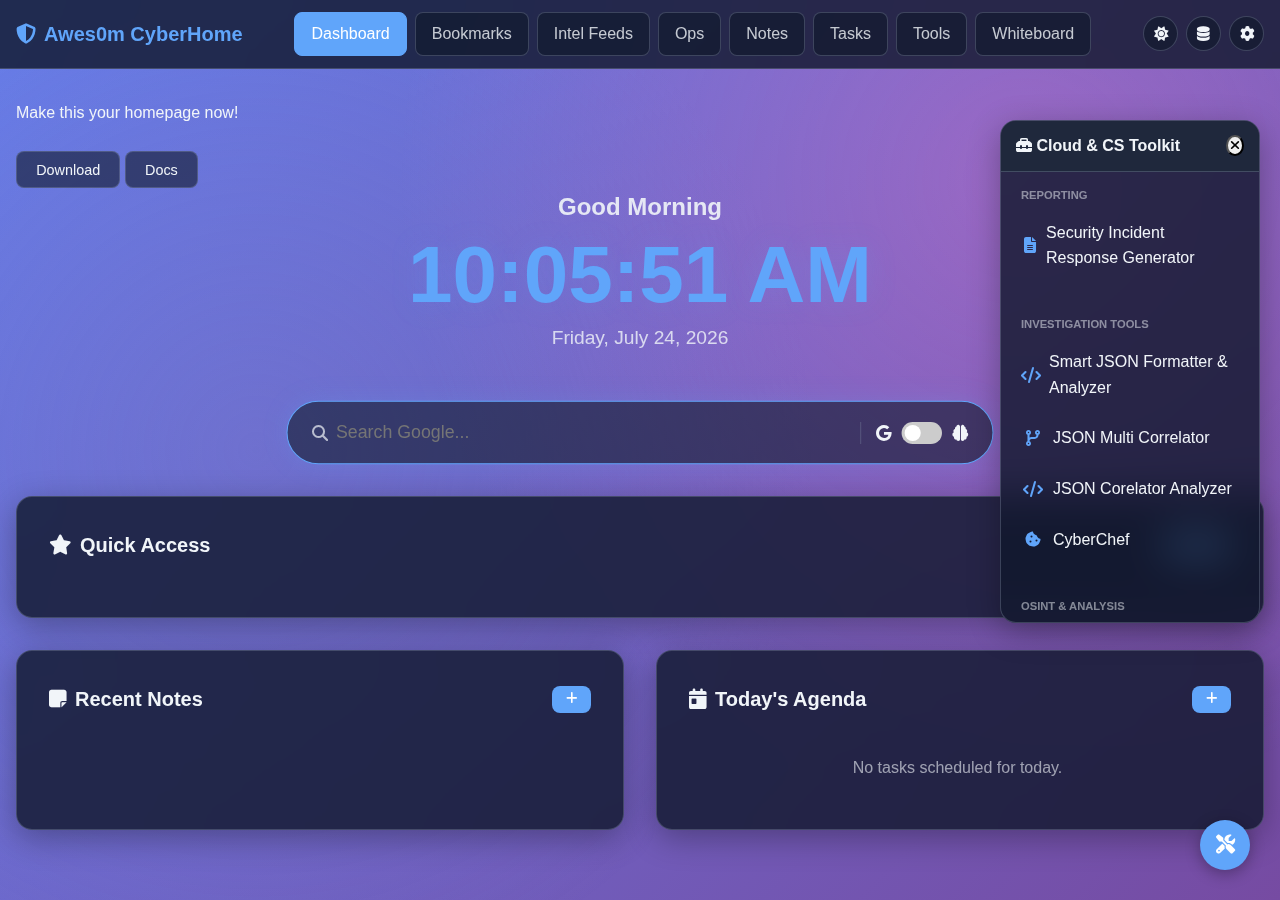
<file: index.html>
<!doctype html>
<html lang="en">
  <head>
    <meta charset="UTF-8" />
    <meta name="viewport" content="width=device-width, initial-scale=1.0" />
    <title>Awes0m Cybersec Homepage v5.0</title>
    <link
      rel="stylesheet"
      href="https://cdnjs.cloudflare.com/ajax/libs/font-awesome/6.4.0/css/all.min.css"
    />
    <style>
      /* --- CSS Variables & Theme --- */
      :root {
        --bg-primary: rgba(255, 255, 255, 0.1);
        --bg-secondary: rgba(255, 255, 255, 0.05);
        --bg-tertiary: rgba(255, 255, 255, 0.15);
        --text-color: #190953;
        --text-secondary: rgb(43, 1, 59);
        --text-muted: rgba(0, 0, 0, 0.6);
        --border-color: rgb(4, 3, 43);
        --accent-color: #020b20;
        --accent-hover: #229ce2;
        --danger-color: #f87171;
        --success-color: #34d399;
        --glass-blur: 20px;
        --shadow-glass: 0 8px 32px rgba(0, 0, 0, 0.3);
        --shadow-hover: 0 12px 40px rgba(0, 0, 0, 0.4);
        --border-radius: 16px;
        --border-radius-small: 8px;
        --transition: all 0.3s cubic-bezier(0.4, 0, 0.2, 1);
      }

      [data-theme="dark"] {
        --text-color: #f1f5f9;
        --text-secondary: rgba(241, 245, 249, 0.8);
        --text-muted: rgba(241, 245, 249, 0.5);
        --accent-color: #60a5fa;
        --accent-hover: #3b82f6;
        --bg-primary: rgba(15, 23, 42, 0.8);
        --bg-secondary: rgba(15, 23, 42, 0.6);
        --bg-tertiary: rgba(30, 41, 59, 0.9);
        --border-color: rgba(148, 163, 184, 0.3);
      }

      * {
        margin: 0;
        padding: 0;
        box-sizing: border-box;
      }

      body {
        font-family:
          -apple-system, BlinkMacSystemFont, "Segoe UI", Roboto, sans-serif;
        background: linear-gradient(135deg, #667eea 0%, #764ba2 100%);
        min-height: 100vh;
        color: var(--text-color);
        line-height: 1.6;
        transition: var(--transition);
        position: relative;
        overflow-x: hidden;
      }

      body::before {
        content: "";
        position: fixed;
        inset: 0;
        background:
          radial-gradient(
            circle at 20% 50%,
            rgba(120, 119, 198, 0.3),
            transparent 50%
          ),
          radial-gradient(
            circle at 80% 20%,
            rgba(255, 119, 198, 0.3),
            transparent 50%
          );
        z-index: -2;
        pointer-events: none;
      }

      .wallpaper-overlay {
        position: fixed;
        inset: 0;
        z-index: -1;
        background-size: cover;
        background-position: center;
        transition: opacity 0.3s ease;
        opacity: 0;
      }

      /* --- Layout --- */
      .header {
        position: fixed;
        top: 0;
        left: 0;
        right: 0;
        background: var(--bg-primary);
        backdrop-filter: blur(var(--glass-blur));
        border-bottom: 1px solid var(--border-color);
        z-index: 1000;
        padding: 0.75rem 0;
      }

      .header-content {
        max-width: 1400px;
        margin: 0 auto;
        padding: 0 1rem;
        display: flex;
        justify-content: space-between;
        align-items: center;
      }

      .logo {
        font-size: 1.25rem;
        font-weight: bold;
        color: var(--accent-color);
        display: flex;
        align-items: center;
        gap: 0.5rem;
      }

      .nav {
        display: flex;
        gap: 0.5rem;
      }
      .nav-link {
        padding: 0.5rem 1rem;
        border-radius: var(--border-radius-small);
        text-decoration: none;
        color: var(--text-secondary);
        font-weight: 500;
        transition: var(--transition);
        background: var(--bg-secondary);
        border: 1px solid var(--border-color);
      }
      .nav-link:hover {
        background: var(--bg-tertiary);
        color: var(--text-color);
        transform: translateY(-2px);
      }
      .nav-link.active {
        background: var(--accent-color);
        color: white;
        border-color: var(--accent-color);
      }

      .header-controls {
        display: flex;
        gap: 0.5rem;
        align-items: center;
      }

      .container {
        max-width: 1400px;
        margin: 0 auto;
        padding: 100px 1rem 2rem;
      }
      .page {
        display: none;
        animation: fadeIn 0.3s ease;
      }
      .page.active {
        display: block;
      }
      @keyframes fadeIn {
        from {
          opacity: 0;
          transform: translateY(10px);
        }
        to {
          opacity: 1;
          transform: translateY(0);
        }
      }

      /* --- Components --- */
      .section {
        margin-bottom: 2rem;
        background: var(--bg-primary);
        backdrop-filter: blur(var(--glass-blur));
        border-radius: var(--border-radius);
        padding: 2rem;
        border: 1px solid var(--border-color);
        box-shadow: var(--shadow-glass);
        transition: var(--transition);
      }
      .section:hover {
        box-shadow: var(--shadow-hover);
        border-color: var(--accent-color);
      }

      .section-header {
        display: flex;
        justify-content: space-between;
        align-items: center;
        margin-bottom: 1.5rem;
      }
      .section-title {
        font-size: 1.25rem;
        font-weight: 600;
        color: var(--text-color);
        display: flex;
        align-items: center;
        gap: 0.5rem;
      }

      /* Hero Section (Clock Only) */
      .hero-grid {
        display: flex;
        justify-content: center;
        align-items: center;
        margin-bottom: 3rem;
        text-align: center;
      }
      .hero-welcome {
        display: flex;
        flex-direction: column;
        justify-content: center;
        align-items: center;
      }
      .greeting {
        font-size: 1.5rem;
        font-weight: 600;
        margin-bottom: 0.5rem;
        opacity: 0.9;
      }
      .clock {
        font-size: 5rem;
        font-weight: 800;
        color: var(--accent-color);
        line-height: 1;
        margin-bottom: 0.5rem;
        font-variant-numeric: tabular-nums;
        text-shadow: 0 0 30px rgba(96, 165, 250, 0.2);
      }
      .date-display {
        font-size: 1.2rem;
        opacity: 0.8;
        font-weight: 500;
      }

      /* Search */
      .search-container {
        display: flex;
        justify-content: center;
        margin-bottom: 2rem;
      }
      .search-form {
        display: flex;
        align-items: center;
        background: var(--bg-secondary);
        padding: 0.75rem 1.5rem;
        border-radius: 50px;
        border: 1px solid var(--border-color);
        width: 100%;
        max-width: 700px;
        box-shadow: var(--shadow-glass);
        transition: var(--transition);
      }
      .search-form:focus-within {
        border-color: var(--accent-color);
        box-shadow: 0 0 25px rgba(96, 165, 250, 0.2);
        transform: scale(1.01);
      }
      .search-input {
        flex: 1;
        background: none;
        border: none;
        padding: 0.5rem;
        font-size: 1.1rem;
        color: var(--text-color);
        outline: none;
      }

      /* Toggles & Buttons */
      .toggle-switch {
        display: flex;
        align-items: center;
        gap: 10px;
        padding-left: 15px;
        border-left: 1px solid var(--border-color);
      }
      .switch {
        position: relative;
        width: 40px;
        height: 22px;
      }
      .switch input {
        opacity: 0;
        width: 0;
        height: 0;
      }
      .slider {
        position: absolute;
        cursor: pointer;
        inset: 0;
        background: #ccc;
        transition: 0.4s;
        border-radius: 34px;
      }
      .slider:before {
        position: absolute;
        content: "";
        height: 16px;
        width: 16px;
        left: 3px;
        bottom: 3px;
        background: white;
        transition: 0.4s;
        border-radius: 50%;
      }
      input:checked + .slider {
        background: var(--accent-color);
      }
      input:checked + .slider:before {
        transform: translateX(18px);
      }

      .btn {
        padding: 0.6rem 1.2rem;
        border: none;
        border-radius: var(--border-radius-small);
        cursor: pointer;
        font-size: 0.9rem;
        font-weight: 500;
        transition: var(--transition);
        display: inline-flex;
        align-items: center;
        gap: 0.5rem;
        background: var(--bg-secondary);
        border: 1px solid var(--border-color);
        color: var(--text-color);
      }
      .btn:hover {
        background: var(--bg-tertiary);
        transform: translateY(-2px);
      }
      .btn-primary {
        background: var(--accent-color);
        color: white;
        border-color: transparent;
      }
      .btn-primary:hover {
        background: var(--accent-hover);
        box-shadow: 0 4px 15px rgba(59, 130, 246, 0.4);
      }
      .btn-icon {
        padding: 0.5rem;
        border-radius: 50%;
        width: 35px;
        height: 35px;
        display: flex;
        align-items: center;
        justify-content: center;
      }
      .btn-danger {
        color: #f87171;
        border-color: #f87171;
      }
      .btn-danger:hover {
        background: #f87171;
        color: white;
      }
      .btn-sm {
        font-size: 0.8rem;
        padding: 0.4rem 0.8rem;
      }

      /* Grids & Cards */
      .favorites-grid {
        display: grid;
        grid-template-columns: repeat(auto-fill, minmax(130px, 1fr));
        gap: 1rem;
      }
      .favorite-item {
        display: flex;
        flex-direction: column;
        align-items: center;
        padding: 1.5rem;
        background: var(--bg-secondary);
        border: 1px solid var(--border-color);
        border-radius: var(--border-radius);
        text-decoration: none;
        color: var(--text-color);
        transition: var(--transition);
        position: relative;
      }
      .favorite-item:hover {
        background: var(--bg-tertiary);
        transform: translateY(-5px);
        border-color: var(--accent-color);
      }
      .favorite-icon {
        font-size: 2rem;
        margin-bottom: 0.75rem;
        color: var(--accent-color);
      }
      .favorite-delete {
        position: absolute;
        top: 5px;
        right: 5px;
        background: var(--danger-color);
        color: white;
        width: 20px;
        height: 20px;
        border-radius: 50%;
        border: none;
        cursor: pointer;
        opacity: 0;
        transition: 0.2s;
        display: flex;
        align-items: center;
        justify-content: center;
      }
      .favorite-item:hover .favorite-delete {
        opacity: 1;
      }

      .feed-source {
        background: var(--bg-secondary);
        padding: 1.5rem;
        border-radius: var(--border-radius);
        border: 1px solid var(--border-color);
        margin-bottom: 1rem;
      }
      .feed-item {
        margin-bottom: 0.8rem;
        border-bottom: 1px solid var(--border-color);
        padding-bottom: 0.8rem;
      }
      .feed-item:last-child {
        border-bottom: none;
      }
      .feed-item a {
        text-decoration: none;
        color: var(--text-color);
        font-weight: 500;
      }
      .feed-item a:hover {
        color: var(--accent-hover);
      }

      .bookmark-folder {
        margin-bottom: 1.5rem;
        border: 1px solid var(--border-color);
        border-radius: var(--border-radius);
        overflow: hidden;
        background: var(--bg-secondary);
      }
      .bookmark-folder-header {
        background: var(--bg-tertiary);
        padding: 1rem;
        font-weight: 600;
        display: flex;
        justify-content: space-between;
        align-items: center;
        cursor: pointer;
        user-select: none;
      }
      .bookmark-folder-header:hover {
        background: rgba(255, 255, 255, 0.1);
      }
      .bookmark-list {
        padding: 1rem;
        display: grid;
        grid-template-columns: repeat(auto-fill, minmax(280px, 1fr));
        gap: 1rem;
        transition: max-height 0.3s ease;
      }
      .bookmark-list.collapsed {
        display: none;
      }
      .bookmark-item {
        display: flex;
        align-items: center;
        gap: 0.8rem;
        padding: 0.8rem;
        background: var(--bg-primary);
        border-radius: var(--border-radius-small);
        border: 1px solid var(--border-color);
        transition: var(--transition);
      }
      .bookmark-item:hover {
        background: var(--bg-tertiary);
        transform: translateX(5px);
        border-color: var(--accent-color);
      }
      .bookmark-link {
        text-decoration: none;
        color: var(--text-color);
        flex: 1;
        overflow: hidden;
        text-overflow: ellipsis;
        white-space: nowrap;
        font-size: 0.95rem;
      }

      .dashboard-split {
        display: grid;
        grid-template-columns: 1fr 1fr;
        gap: 2rem;
      }
      .list-container {
        max-height: 400px;
        overflow-y: auto;
        padding-right: 5px;
      }
      .item-card {
        background: var(--bg-tertiary);
        padding: 1rem;
        margin-bottom: 0.75rem;
        border-radius: var(--border-radius-small);
        border: 1px solid var(--border-color);
        display: flex;
        justify-content: space-between;
        align-items: flex-start;
      }
      .item-card.completed span,
      .item-card.completed .task-text-body {
        text-decoration: line-through;
        opacity: 0.6;
      }

      /* Draggable CS Tools Panel */
      .floating-panel {
        position: fixed;
        top: 120px;
        right: 20px;
        width: 260px;
        background: var(--bg-primary);
        backdrop-filter: blur(var(--glass-blur));
        border: 1px solid var(--border-color);
        border-radius: var(--border-radius);
        box-shadow: var(--shadow-glass);
        z-index: 1500;
        display: flex;
        flex-direction: column;
        overflow: hidden;
        transition: opacity 0.3s;
      }
      .panel-header {
        padding: 12px 15px;
        background: var(--bg-tertiary);
        border-bottom: 1px solid var(--border-color);
        cursor: move;
        display: flex;
        justify-content: space-between;
        align-items: center;
        user-select: none;
        font-weight: 600;
      }
      .panel-content {
        max-height: 450px;
        overflow-y: auto;
        padding: 10px;
      }
      .tool-link {
        display: flex;
        align-items: center;
        padding: 10px;
        text-decoration: none;
        color: var(--text-color);
        border-radius: var(--border-radius-small);
        margin-bottom: 5px;
        transition: background 0.2s;
      }
      .tool-link:hover {
        background: var(--bg-tertiary);
        color: var(--accent-hover);
      }
      .tool-link i {
        width: 24px;
        color: var(--accent-color);
        text-align: center;
        margin-right: 8px;
      }
      .panel-toggle-btn {
        position: fixed;
        bottom: 30px;
        right: 30px;
        width: 50px;
        height: 50px;
        border-radius: 50%;
        background: var(--accent-color);
        color: white;
        border: none;
        box-shadow: 0 4px 15px rgba(0, 0, 0, 0.3);
        cursor: pointer;
        z-index: 1400;
        display: flex;
        align-items: center;
        justify-content: center;
        font-size: 1.2rem;
        transition: transform 0.2s;
      }
      .panel-toggle-btn:hover {
        transform: scale(1.1);
        background: var(--accent-hover);
      }

      /* Modals */
      .modal-overlay {
        position: fixed;
        inset: 0;
        background: rgba(0, 0, 0, 0.6);
        backdrop-filter: blur(5px);
        display: flex;
        align-items: center;
        justify-content: center;
        z-index: 2000;
        opacity: 0;
        visibility: hidden;
        transition: var(--transition);
      }
      .modal-overlay.active {
        opacity: 1;
        visibility: visible;
      }
      .modal {
        background: var(--bg-primary);
        padding: 2rem;
        border-radius: var(--border-radius);
        width: 90%;
        max-width: 500px;
        border: 1px solid var(--border-color);
        box-shadow: var(--shadow-hover);
        transform: scale(0.95);
        transition: var(--transition);
        max-height: 90vh;
        overflow-y: auto;
      }
      .modal-overlay.active .modal {
        transform: scale(1);
      }
      .form-group {
        margin-bottom: 1rem;
      }
      .form-label {
        display: block;
        margin-bottom: 0.5rem;
        font-weight: 500;
      }
      .form-input {
        width: 100%;
        padding: 0.8rem;
        border-radius: var(--border-radius-small);
        border: 1px solid var(--border-color);
        background: var(--bg-secondary);
        color: var(--text-color);
        font-family: inherit;
      }

      /* Whiteboard & Tools CSS */
      .whiteboard-container {
        display: flex;
        flex-direction: column;
        gap: 1rem;
        height: 75vh;
        position: relative;
      }
      .wb-toolbar {
        display: flex;
        gap: 10px;
        background: var(--bg-secondary);
        padding: 10px;
        border-radius: var(--border-radius-small);
        align-items: center;
        border: 1px solid var(--border-color);
        flex-wrap: wrap;
      }
      .wb-tool-btn.active {
        background: var(--accent-color);
        color: white;
        border-color: var(--accent-color);
      }

      #wbCanvas {
        background: white;
        border-radius: var(--border-radius);
        flex: 1;
        width: 100%;
        cursor: crosshair;
        background-image:
          linear-gradient(#e5e7eb 1px, transparent 1px),
          linear-gradient(90deg, #e5e7eb 1px, transparent 1px);
        background-size: 20px 20px;
        display: block;
      }

      /* Visual Tracer */
      #wbTracer {
        position: absolute;
        pointer-events: none;
        border-radius: 50%;
        border: 1px solid rgba(0, 0, 0, 0.5);
        background: rgba(0, 0, 0, 0.1);
        transform: translate(-50%, -50%);
        display: none;
        z-index: 50;
      }

      .tool-grid {
        display: grid;
        grid-template-columns: repeat(auto-fit, minmax(300px, 1fr));
        gap: 1.5rem;
      }
      .tool-card {
        background: var(--bg-primary);
        padding: 1.5rem;
        border-radius: var(--border-radius);
        border: 1px solid var(--border-color);
        display: flex;
        flex-direction: column;
      }
      .tool-output {
        background: rgba(0, 0, 0, 0.2);
        padding: 10px;
        border-radius: 4px;
        margin-top: 10px;
        font-family: monospace;
        min-height: 40px;
        word-break: break-all;
        flex-grow: 1;
      }

      /* World Clock Styles */
      .world-clock-grid {
        display: grid;
        grid-template-columns: repeat(auto-fill, minmax(100px, 1fr));
        gap: 10px;
        margin-top: 10px;
      }
      .clock-zone {
        background: var(--bg-secondary);
        padding: 10px;
        border-radius: 8px;
        text-align: center;
        border: 1px solid var(--border-color);
      }
      .clock-zone-name {
        font-size: 0.8rem;
        font-weight: bold;
        color: var(--text-muted);
        text-transform: uppercase;
      }
      .clock-zone-time {
        font-size: 1.2rem;
        font-family: monospace;
        font-weight: 600;
        color: var(--accent-color);
      }

      /* Calendar & Timebox Styles */
      .calendar-layout {
        display: grid;
        grid-template-columns: 320px 1fr;
        gap: 1.5rem;
        align-items: start;
      }
      .task-backlog {
        background: var(--bg-secondary);
        padding: 1.5rem;
        border-radius: var(--border-radius);
        border: 1px solid var(--border-color);
        height: 75vh;
        overflow-y: auto;
      }
      .timeline-container {
        background: var(--bg-secondary);
        border-radius: var(--border-radius);
        border: 1px solid var(--border-color);
        height: 75vh;
        overflow-y: auto;
        position: relative;
      }
      .timeline-grid {
        position: relative;
        height: 1440px;
        background: repeating-linear-gradient(
          to bottom,
          transparent,
          transparent 59px,
          var(--border-color) 60px
        );
        cursor: crosshair;
      }
      .time-label {
        position: absolute;
        left: 10px;
        width: 40px;
        text-align: right;
        font-size: 0.75rem;
        color: var(--text-muted);
        transform: translateY(-50%);
        font-variant-numeric: tabular-nums;
        pointer-events: none;
      }

      .timebox-task {
        position: absolute;
        left: 60px;
        right: 20px;
        background: var(--bg-primary);
        border-left: 4px solid var(--accent-color);
        padding: 5px 10px;
        border-radius: 4px;
        box-shadow: var(--shadow-glass);
        border: 1px solid var(--border-color);
        font-size: 0.85rem;
        transition: var(--transition);
        display: flex;
        flex-direction: column;
        cursor: pointer;
        overflow-y: auto;
        overflow-x: hidden;
      }
      .timebox-task::-webkit-scrollbar {
        width: 4px;
      }
      .timebox-task::-webkit-scrollbar-thumb {
        background: rgba(0, 0, 0, 0.2);
        border-radius: 4px;
      }
      .timebox-task:hover {
        transform: translateX(5px);
        background: var(--bg-tertiary);
        z-index: 10;
        border-color: var(--accent-color);
      }
      .timebox-task.completed {
        opacity: 0.6;
        border-left-color: var(--success-color);
        text-decoration: line-through;
      }

      .backlog-item {
        background: var(--bg-primary);
        padding: 10px;
        border-radius: var(--border-radius-small);
        border: 1px solid var(--border-color);
        margin-bottom: 10px;
        display: flex;
        align-items: flex-start;
        gap: 10px;
        transition: var(--transition);
      }
      .backlog-item:hover {
        border-color: var(--accent-color);
        transform: translateX(2px);
      }

      /* Responsive */
      @media (max-width: 768px) {
        .dashboard-split {
          grid-template-columns: 1fr;
        }
        .hero-grid {
          flex-direction: column;
        }
        .clock {
          font-size: 3.5rem;
        }
        .nav {
          overflow-x: auto;
          padding-bottom: 5px;
        }
        .floating-panel {
          display: none !important;
        }
        .panel-toggle-btn {
          display: none;
        }
        .calendar-layout {
          grid-template-columns: 1fr;
        }
        .task-backlog {
          height: 300px;
        }
      }
    </style>
  </head>
  <body data-theme="dark">
    <div class="wallpaper-overlay"></div>

    <!-- DRAGGABLE SIDEBAR -->
    <div id="csToolsPanel" class="floating-panel">
      <div class="panel-header" id="csToolsHeader">
        <span><i class="fas fa-toolbox"></i> Cloud & CS Toolkit</span>
        <button
          class="btn-icon"
          style="padding: 2px; height: auto; width: auto"
          onclick="app.toggleToolsPanel()"
        >
          <i class="fas fa-times"></i>
        </button>
      </div>
      <div class="panel-content">
        <small
          style="
            display: block;
            padding: 5px 10px;
            color: var(--text-muted);
            text-transform: uppercase;
            font-size: 0.7rem;
            font-weight: bold;
          "
          >Reporting</small
        >
        <a
          href="https://awes0m.github.io/cybersec_tools/security_incident_response_generator.html"
          target="_blank"
          class="tool-link"
          ><i class="fas fa-file-alt"></i> Security Incident Response
          Generator</a
        >
        <br />
        <small
          style="
            display: block;
            padding: 5px 10px;
            color: var(--text-muted);
            text-transform: uppercase;
            font-size: 0.7rem;
            font-weight: bold;
          "
          >Investigation Tools
        </small>
        <a
          href="https://awes0m.github.io/cybersec_tools/smartJsonFormatterAnalyzer.html"
          target="_blank"
          class="tool-link"
          ><i class="fas fa-code"></i> Smart JSON Formatter & Analyzer</a
        >
        <a
          href="https://awes0m.github.io/cybersec_tools/json_multi_corelator.html"
          target="_blank"
          class="tool-link"
          ><i class="fas fa-code-branch"></i> JSON Multi Correlator</a
        >
        <a
          href="https://awes0m.github.io/cybersec_tools/jsonCorelatorAnalyzer.html"
          target="_blank"
          class="tool-link"
          ><i class="fas fa-code"></i> JSON Corelator Analyzer</a
        >
        <a
          href="https://gchq.github.io/CyberChef/"
          target="_blank"
          class="tool-link"
          ><i class="fas fa-cookie-bite"></i> CyberChef</a
        >
        <br />
        <small
          style="
            display: block;
            padding: 5px 10px;
            color: var(--text-muted);
            text-transform: uppercase;
            font-size: 0.7rem;
            font-weight: bold;
          "
          >OSINT & Analysis</small
        >
        <a href="https://www.virustotal.com/" target="_blank" class="tool-link"
          ><i class="fas fa-virus"></i> VirusTotal</a
        >
        <a href="https://www.shodan.io/" target="_blank" class="tool-link"
          ><i class="fas fa-search-location"></i> Shodan</a
        >
        <a href="https://otx.alienvault.com/" target="_blank" class="tool-link"
          ><i class="fas fa-project-diagram"></i> AlienVault OTX</a
        >
        <a href="https://urlscan.io/" target="_blank" class="tool-link"
          ><i class="fas fa-barcode"></i> urlscan.io</a
        >
        <a href="https://regex101.com/" target="_blank" class="tool-link"
          ><i class="fas fa-code"></i> Regex101</a
        >
        <a href="https://gtfobins.github.io/" target="_blank" class="tool-link"
          ><i class="fas fa-terminal"></i> GTFOBins</a
        >
        <a
          href="https://lolbas-project.github.io/"
          target="_blank"
          class="tool-link"
          ><i class="fas fa-file-code"></i> LOLBAS</a
        >

        <small
          style="
            display: block;
            padding: 10px 10px 5px;
            color: var(--text-muted);
            text-transform: uppercase;
            font-size: 0.7rem;
            font-weight: bold;
          "
          >Cloud Infrastructure</small
        >
        <a
          href="https://console.aws.amazon.com/"
          target="_blank"
          class="tool-link"
          ><i class="fab fa-aws"></i> AWS Console</a
        >
        <a href="https://portal.azure.com/" target="_blank" class="tool-link"
          ><i class="fab fa-microsoft"></i> Azure Portal</a
        >
        <a
          href="https://console.cloud.google.com/"
          target="_blank"
          class="tool-link"
          ><i class="fab fa-google"></i> GCP Console</a
        >
        <a href="https://crontab.guru/" target="_blank" class="tool-link"
          ><i class="fas fa-clock"></i> Crontab Guru</a
        >
        <a href="https://jsonlint.com/" target="_blank" class="tool-link"
          ><i class="fas fa-code"></i> JSON Lint</a
        >
      </div>
    </div>
    <button
      class="panel-toggle-btn"
      onclick="app.toggleToolsPanel()"
      title="Toggle CS Toolkit"
    >
      <i class="fas fa-tools"></i>
    </button>

    <header class="header">
      <div class="header-content">
        <div class="logo">
          <i class="fa-solid fa-shield-halved"></i> Awes0m CyberHome
        </div>
        <nav class="nav" id="mainNav">
          <a href="#home" class="nav-link active" data-page="homePage"
            >Dashboard</a
          >
          <a href="#bookmarks" class="nav-link" data-page="bookmarksPage"
            >Bookmarks</a
          >
          <a href="#feeds" class="nav-link" data-page="feedsPage"
            >Intel Feeds</a
          >
          <a href="#automations" class="nav-link" data-page="automationsPage"
            >Ops</a
          >
          <a href="#notes" class="nav-link" data-page="notesPage">Notes</a>
          <a href="#tasks" class="nav-link" data-page="tasksPage">Tasks</a>
          <a href="#tools" class="nav-link" data-page="toolsPage">Tools</a>
          <a href="#whiteboard" class="nav-link" data-page="whiteboardPage"
            >Whiteboard</a
          >
        </nav>
        <div class="header-controls">
          <button class="btn btn-icon" id="themeToggle">
            <i class="fas fa-sun"></i>
          </button>
          <button class="btn btn-icon" id="dbBackupBtn" title="Database Backup">
            <i class="fas fa-database"></i>
          </button>
          <button class="btn btn-icon" id="settingsBtn">
            <i class="fas fa-cog"></i>
          </button>
        </div>
      </div>
    </header>

    <div class="container">
       <div id="downloadMessage" class="message">
        <p>Make this your homepage now!</p>
        <br />
        <a
          href="https://github.com/awes0m/CybersecHome/raw/refs/heads/main/awesom_cybersec_home.zip"
          ><button id="downloadButton" , class="btn btn-primary, btn-small">
            Download
          </button></a
        >

        <a href="./readme.html"
          ><button id="downloadButton" , class="btn btn-primary, btn-small">
            Docs
          </button></a
        >
      </div>
      <!-- PAGE: HOME -->
      <div id="homePage" class="page active">
        <div class="hero-grid">
          <div class="hero-welcome">
            <div class="greeting" id="greetingDisplay">Welcome back</div>
            <div class="clock" id="clockDisplay">00:00</div>
            <div class="date-display" id="dateDisplay">Loading date...</div>
          </div>
        </div>
        <div class="search-container">
          <form
            id="searchForm"
            class="search-form"
            action="https://www.google.com/search"
            method="get"
            target="_blank"
          >
            <i class="fas fa-search" style="opacity: 0.7"></i>
            <input
              type="text"
              id="searchInput"
              name="q"
              placeholder="Search Google..."
              class="search-input"
              autocomplete="off"
              autofocus
            />
            <div class="toggle-switch">
              <i class="fab fa-google" id="googleIcon"></i>
              <label class="switch"
                ><input type="checkbox" id="searchEngineToggle" /><span
                  class="slider"
                ></span
              ></label>
              <i class="fas fa-brain" id="perplexityIcon"></i>
            </div>
          </form>
        </div>
        <section class="section">
          <div class="section-header">
            <h3 class="section-title">
              <i class="fas fa-star"></i> Quick Access
            </h3>
            <button
              class="btn btn-primary btn-sm"
              onclick="app.openModal('favoriteModal')"
            >
              <i class="fas fa-plus"></i> Add
            </button>
          </div>
          <div class="favorites-grid" id="favoritesGrid"></div>
        </section>
        <div class="dashboard-split">
          <section class="section">
            <div class="section-header">
              <h3 class="section-title">
                <i class="fas fa-sticky-note"></i> Recent Notes
              </h3>
              <button
                class="btn btn-primary btn-sm"
                onclick="app.openModal('noteModal')"
              >
                <i class="fas fa-plus"></i>
              </button>
            </div>
            <div class="list-container" id="recentNotesList"></div>
          </section>
          <section class="section">
            <div class="section-header">
              <h3 class="section-title">
                <i class="fas fa-calendar-day"></i> Today's Agenda
              </h3>
              <button
                class="btn btn-primary btn-sm"
                onclick="app.openModal('todoModal')"
              >
                <i class="fas fa-plus"></i>
              </button>
            </div>
            <div class="list-container" id="recentTodosList"></div>
          </section>
        </div>
      </div>

      <!-- PAGE: BOOKMARKS -->
      <div id="bookmarksPage" class="page">
        <div class="section-header">
          <h2 class="section-title">Bookmark Manager</h2>
          <div style="display: flex; gap: 10px">
            <input type="file" id="bmImportInput" accept=".html" hidden />
            <button
              class="btn"
              onclick="document.getElementById('bmImportInput').click()"
            >
              <i class="fas fa-file-import"></i> Import HTML
            </button>
            <button
              class="btn btn-primary"
              onclick="app.openModal('folderModal')"
            >
              <i class="fas fa-folder-plus"></i> New Folder
            </button>
          </div>
        </div>
        <input
          type="text"
          id="bmSearch"
          class="form-input"
          placeholder="Filter bookmarks..."
          style="margin-bottom: 1rem"
        />
        <div id="bookmarksContainer"></div>
      </div>

      <!-- PAGE: FEEDS -->
      <div id="feedsPage" class="page">
        <div class="section-header">
          <h2 class="section-title">Intelligence Feeds</h2>
          <div style="display: flex; gap: 10px">
            <button class="btn" onclick="app.loadFeeds()">
              <i class="fas fa-sync"></i> Refresh
            </button>
            <button
              class="btn btn-primary"
              onclick="app.openModal('feedModal')"
            >
              <i class="fas fa-plus"></i> Add RSS
            </button>
          </div>
        </div>
        <div
          id="feedGrid"
          style="
            display: grid;
            grid-template-columns: repeat(auto-fit, minmax(300px, 1fr));
            gap: 1.5rem;
          "
        ></div>
      </div>

      <!-- PAGE: AUTOMATIONS -->
      <div id="automationsPage" class="page">
        <div class="section-header">
          <h2 class="section-title">Operational Workflows</h2>
          <div style="display: flex; gap: 10px">
            <button
              class="btn"
              onclick="app.exportAutomations()"
              title="Export Automations"
            >
              <i class="fas fa-file-export"></i> Export
            </button>
            <button
              class="btn"
              onclick="document.getElementById('autoImportInput').click()"
              title="Import Automations"
            >
              <i class="fas fa-file-import"></i> Import
            </button>
            <input
              type="file"
              id="autoImportInput"
              accept=".json"
              style="display: none"
              onchange="app.importAutomations(this.files[0])"
            />
            <button
              class="btn btn-primary"
              onclick="app.openModal('automationModal')"
            >
              <i class="fas fa-robot"></i> Create Workflow
            </button>
          </div>
        </div>
        <div
          style="
            background: var(--bg-secondary);
            padding: 1rem;
            border-radius: 8px;
            border: 1px solid var(--border-color);
            margin-bottom: 1.5rem;
          "
        >
          <i class="fas fa-info-circle" style="color: var(--accent-color)"></i>
          <strong>Pro Tip:</strong> Use <code>{TARGET}</code> in your URLs to
          inject a variable (like an IP or Domain) at runtime. <br /><em
            >Example:
            <code>https://www.virustotal.com/gui/search/{TARGET}</code></em
          >
        </div>
        <div
          id="automationGrid"
          style="
            display: grid;
            grid-template-columns: repeat(auto-fill, minmax(280px, 1fr));
            gap: 1rem;
          "
        ></div>
      </div>

      <!-- PAGE: NOTES -->
      <div id="notesPage" class="page">
        <div class="section-header">
          <h2 class="section-title">All Notes</h2>
          <button class="btn btn-primary" onclick="app.openModal('noteModal')">
            <i class="fas fa-plus"></i> New Note
          </button>
        </div>
        <input
          type="text"
          id="noteSearch"
          class="form-input"
          placeholder="Search content..."
          style="margin-bottom: 1rem"
        />
        <div id="allNotesList"></div>
      </div>

      <!-- PAGE: TASKS (TIMEBOX & CALENDAR) -->
      <div id="tasksPage" class="page">
        <div class="section-header">
          <h2 class="section-title">Timebox Calendar</h2>
          <div style="display: flex; gap: 10px">
            <input
              type="date"
              id="taskDatePicker"
              class="form-input"
              onchange="app.setTaskDate(this.value)"
            />
            <button
              class="btn btn-primary"
              onclick="app.openModal('todoModal')"
            >
              <i class="fas fa-plus"></i> Add Event
            </button>
          </div>
        </div>
        <input
          type="text"
          id="todoSearch"
          class="form-input"
          placeholder="Search tasks..."
          style="margin-bottom: 1.5rem"
        />

        <div class="calendar-layout">
          <div class="task-backlog">
            <h3
              style="
                margin-bottom: 1rem;
                border-bottom: 1px solid var(--border-color);
                padding-bottom: 0.5rem;
                font-size: 1rem;
              "
            >
              Backlog / Unscheduled
            </h3>
            <div id="unscheduledTodosList"></div>
          </div>
          <div class="task-timeline">
            <div class="timeline-container" id="timelineScrollContainer">
              <div class="timeline-grid" id="timelineGrid">
                <!-- Grid and Tasks Rendered via JS -->
              </div>
            </div>
          </div>
        </div>
      </div>

      <!-- PAGE: TOOLS -->
      <div id="toolsPage" class="page">
        <div class="section-header">
          <h2 class="section-title">Cyber Utilities</h2>
        </div>
        <div class="tool-grid">
          <!-- WORLD CLOCK -->
          <div class="tool-card" style="grid-column: span 1">
            <h3><i class="fas fa-globe"></i> World Clock</h3>
            <div id="worldClockGrid" class="world-clock-grid">
              <!-- Populated by JS -->
            </div>
          </div>

          <!-- NEW: CVE Lookup -->
          <div class="tool-card">
            <h3><i class="fas fa-bug"></i> CVE Database Lookup</h3>
            <input
              type="text"
              id="cveInput"
              class="form-input"
              placeholder="CVE-2023-XXXXX"
              style="margin: 10px 0"
            />
            <div style="display: flex; gap: 5px; flex-wrap: wrap">
              <button class="btn btn-sm" onclick="app.tools.lookupCVE('nvd')">
                NVD
              </button>
              <button class="btn btn-sm" onclick="app.tools.lookupCVE('mitre')">
                MITRE
              </button>
              <button
                class="btn btn-sm"
                onclick="app.tools.lookupCVE('exploitdb')"
              >
                Exploit-DB
              </button>
            </div>
          </div>

          <!-- NEW: DNS Lookup -->
          <div class="tool-card">
            <h3><i class="fas fa-network-wired"></i> Quick DNS Lookup</h3>
            <div style="display: flex; gap: 5px; margin: 10px 0">
              <input
                type="text"
                id="dnsInput"
                class="form-input"
                placeholder="example.com"
              />
              <button class="btn" onclick="app.tools.dnsLookup()">
                Lookup
              </button>
            </div>
            <div
              id="dnsOutput"
              class="tool-output"
              style="
                white-space: pre-wrap;
                font-size: 0.85rem;
                max-height: 150px;
                overflow-y: auto;
              "
            ></div>
          </div>

          <!-- NEW: Hash Generator -->
          <div class="tool-card">
            <h3><i class="fas fa-hashtag"></i> Hash Generator</h3>
            <textarea
              id="hashInput"
              class="form-input"
              rows="2"
              placeholder="Text to hash..."
              style="margin: 10px 0"
            ></textarea>
            <div
              style="
                display: flex;
                gap: 5px;
                flex-wrap: wrap;
                margin-bottom: 10px;
              "
            >
              <button
                class="btn btn-sm"
                onclick="app.tools.generateHash('SHA-256')"
              >
                SHA-256
              </button>
              <button
                class="btn btn-sm"
                onclick="app.tools.generateHash('SHA-384')"
              >
                SHA-384
              </button>
              <button
                class="btn btn-sm"
                onclick="app.tools.generateHash('SHA-512')"
              >
                SHA-512
              </button>
            </div>
            <div
              id="hashOutput"
              class="tool-output"
              style="word-break: break-all; font-size: 0.85rem"
            ></div>
          </div>

          <!-- Encoder/Decoder -->
          <div class="tool-card">
            <h3><i class="fas fa-code"></i> CyberChef Lite</h3>
            <textarea
              id="cyberInput"
              class="form-input"
              rows="3"
              placeholder="Input text..."
              style="margin: 10px 0"
            ></textarea>
            <div
              style="
                display: flex;
                gap: 5px;
                flex-wrap: wrap;
                margin-bottom: 10px;
              "
            >
              <button class="btn btn-sm" onclick="app.tools.b64Encode()">
                B64 Enc
              </button>
              <button class="btn btn-sm" onclick="app.tools.b64Decode()">
                B64 Dec
              </button>
              <button class="btn btn-sm" onclick="app.tools.urlEncode()">
                URL Enc
              </button>
              <button class="btn btn-sm" onclick="app.tools.urlDecode()">
                URL Dec
              </button>
            </div>
            <div id="cyberOutput" class="tool-output"></div>
          </div>

          <!-- CIDR Calc -->
          <div class="tool-card">
            <h3><i class="fas fa-sitemap"></i> Advanced CIDR Calc</h3>
            <div style="display: flex; gap: 5px; margin: 10px 0">
              <input
                type="text"
                id="cidrInput"
                class="form-input"
                placeholder="192.168.1.1/24"
              />
              <button class="btn" onclick="app.tools.calcCidr()">
                Calculate
              </button>
            </div>
            <div
              id="cidrOutput"
              class="tool-output"
              style="white-space: pre-wrap; font-size: 0.9rem"
            ></div>
          </div>

          <!-- Unix Time -->
          <div class="tool-card">
            <h3><i class="fas fa-clock"></i> Unix Timestamp</h3>
            <div style="display: flex; gap: 5px; margin: 10px 0">
              <input
                type="number"
                id="tsInput"
                class="form-input"
                placeholder="Timestamp"
              />
              <button class="btn btn-sm" onclick="app.tools.convertTime('now')">
                Now
              </button>
              <button class="btn" onclick="app.tools.convertTime()">
                Convert
              </button>
            </div>
            <div id="tsOutput" class="tool-output"></div>
          </div>

          <!-- JSON Prettify -->
          <div class="tool-card">
            <h3><i class="fas fa-brackets-curly"></i> JSON Format</h3>
            <textarea
              id="jsonInput"
              class="form-input"
              rows="3"
              placeholder='{"ugly":"json"}'
              style="margin: 10px 0"
            ></textarea>
            <button class="btn btn-sm" onclick="app.tools.formatJson()">
              Prettify
            </button>
            <textarea
              id="jsonOutput"
              class="form-input"
              rows="5"
              style="margin-top: 10px; font-family: monospace"
              readonly
            ></textarea>
          </div>

          <!-- Email Header Analyzer -->
          <div class="tool-card">
            <h3><i class="fas fa-envelope"></i> Email Header Analyzer</h3>
            <textarea
              id="emailInput"
              class="form-input"
              rows="3"
              placeholder="Paste raw email headers here..."
              style="margin: 10px 0"
            ></textarea>
            <button class="btn btn-sm" onclick="app.tools.analyzeEmail()">
              Analyze
            </button>
            <div
              id="emailOutput"
              class="tool-output"
              style="font-size: 0.85rem; white-space: pre-wrap"
            ></div>
          </div>

          <!-- Defang/IP -->
          <div class="tool-card">
            <h3><i class="fas fa-shield-alt"></i> Indicators</h3>
            <input
              type="text"
              id="defangInput"
              class="form-input"
              placeholder="malicious.com"
              style="margin-bottom: 5px"
            />
            <div style="display: flex; gap: 5px">
              <button class="btn btn-sm" onclick="app.tools.defang()">
                Defang URL
              </button>
              <button class="btn btn-sm" onclick="app.tools.refang()">
                Refang
              </button>
            </div>
            <div
              id="defangOutput"
              class="tool-output"
              style="min-height: 30px; margin-bottom: 15px"
            ></div>
            <button class="btn btn-primary" onclick="app.tools.checkIp()">
              Check Public IP
            </button>
            <div
              id="ipOutput"
              style="margin-top: 5px; font-family: monospace"
            ></div>
          </div>
        </div>
      </div>

      <!-- PAGE: WHITEBOARD -->
      <div id="whiteboardPage" class="page">
        <div class="section-header">
          <h2 class="section-title">Analyst Whiteboard</h2>
        </div>
        <div class="whiteboard-container">
          <div class="wb-toolbar">
            <input
              type="color"
              id="wbColor"
              value="#000000"
              title="Pen/Text Color"
              onchange="app.wb.updateSelected()"
            />
            <div style="display: flex; align-items: center; gap: 5px">
              <span style="font-size: 0.8rem">Size:</span>
              <input
                type="range"
                id="wbSize"
                min="1"
                max="50"
                value="3"
                title="Pen/Text Size"
                oninput="app.wb.updateSelected()"
              />
            </div>
            <div
              style="
                width: 1px;
                height: 20px;
                background: var(--border-color);
                margin: 0 5px;
              "
            ></div>
            <button
              class="btn btn-sm wb-tool-btn"
              onclick="app.wb.setTool('select', this)"
              title="Select/Move/Resize"
            >
              <i class="fas fa-hand-pointer"></i>
            </button>
            <button
              class="btn btn-sm wb-tool-btn active"
              onclick="app.wb.setTool('pen', this)"
              title="Pen"
            >
              <i class="fas fa-pen"></i>
            </button>
            <button
              class="btn btn-sm wb-tool-btn"
              onclick="app.wb.setTool('eraser', this)"
              title="Eraser (Click object to delete)"
            >
              <i class="fas fa-eraser"></i>
            </button>
            <button
              class="btn btn-sm wb-tool-btn"
              onclick="app.wb.setTool('text', this)"
              title="Text Tool (Click canvas to type)"
            >
              <i class="fas fa-font"></i>
            </button>
            <div style="flex: 1"></div>
            <button
              class="btn btn-danger btn-sm"
              onclick="app.wb.deleteSelected()"
              title="Delete Selected Object"
            >
              <i class="fas fa-times"></i> Del
            </button>
            <button
              class="btn btn-danger btn-sm"
              onclick="app.wb.clear()"
              title="Clear All"
            >
              <i class="fas fa-trash"></i> Clear
            </button>
            <button class="btn btn-primary btn-sm" onclick="app.wb.save()">
              <i class="fas fa-download"></i> Save Image
            </button>
          </div>
          <!-- Container for Canvas -->
          <div id="wbWrapper" style="position: relative; flex: 1">
            <canvas id="wbCanvas"></canvas>
            <!-- VISUAL TRACER -->
            <div id="wbTracer"></div>
          </div>
        </div>
      </div>
    </div>

    <!-- MODALS (Hidden) -->
    <div class="modal-overlay" id="favoriteModal">
      <div class="modal">
        <div class="section-header">
          <h3>Add Favorite</h3>
          <button class="btn-icon" onclick="app.closeModal('favoriteModal')">
            <i class="fas fa-times"></i>
          </button>
        </div>
        <form id="favoriteForm">
          <div class="form-group">
            <label class="form-label">Name</label
            ><input type="text" id="favName" class="form-input" required />
          </div>
          <div class="form-group">
            <label class="form-label">URL</label
            ><input type="url" id="favUrl" class="form-input" required />
          </div>
          <div class="form-group">
            <label class="form-label">Icon (FontAwesome)</label
            ><input
              type="text"
              id="favIcon"
              class="form-input"
              placeholder="fas fa-globe"
            />
          </div>
          <div style="display: flex; justify-content: flex-end; gap: 10px">
            <button
              type="button"
              class="btn btn-danger"
              onclick="app.closeModal('favoriteModal')"
            >
              Cancel</button
            ><button type="submit" class="btn btn-primary">Save</button>
          </div>
        </form>
      </div>
    </div>
    <div class="modal-overlay" id="noteModal">
      <div class="modal">
        <div class="section-header">
          <h3>Edit Note</h3>
          <button class="btn-icon" onclick="app.closeModal('noteModal')">
            <i class="fas fa-times"></i>
          </button>
        </div>
        <form id="noteForm">
          <input type="hidden" id="noteId" />
          <div class="form-group">
            <label class="form-label">Title</label
            ><input type="text" id="noteTitle" class="form-input" required />
          </div>
          <div class="form-group">
            <label class="form-label">Content</label
            ><textarea id="noteContent" class="form-input" rows="5"></textarea>
          </div>
          <div style="display: flex; justify-content: flex-end; gap: 10px">
            <button
              type="button"
              class="btn btn-danger"
              onclick="app.closeModal('noteModal')"
            >
              Cancel</button
            ><button type="submit" class="btn btn-primary">Save</button>
          </div>
        </form>
      </div>
    </div>

    <!-- UPDATED: Task Modal with Description -->
    <div class="modal-overlay" id="todoModal">
      <div class="modal">
        <div class="section-header">
          <h3>Task / Event</h3>
          <button class="btn-icon" onclick="app.closeModal('todoModal')">
            <i class="fas fa-times"></i>
          </button>
        </div>
        <form id="todoForm">
          <input type="hidden" id="todoId" />
          <div class="form-group">
            <label class="form-label">Task Name</label
            ><input type="text" id="todoText" class="form-input" required />
          </div>
          <div class="form-group">
            <label class="form-label">Description (Optional)</label
            ><textarea
              id="todoDesc"
              class="form-input"
              rows="3"
              placeholder="Add detailed notes or links here..."
            ></textarea>
          </div>
          <div style="display: grid; grid-template-columns: 1fr 1fr; gap: 10px">
            <div class="form-group">
              <label class="form-label">Date (Optional)</label
              ><input type="date" id="todoDate" class="form-input" />
            </div>
            <div class="form-group">
              <label class="form-label">Time (Start - End)</label>
              <div style="display: flex; gap: 5px">
                <input
                  type="time"
                  id="todoStart"
                  class="form-input"
                  title="Start Time"
                />
                <input
                  type="time"
                  id="todoEnd"
                  class="form-input"
                  title="End Time"
                />
              </div>
            </div>
          </div>
          <div style="display: flex; justify-content: flex-end; gap: 10px">
            <button
              type="button"
              class="btn btn-danger"
              onclick="app.closeModal('todoModal')"
            >
              Cancel</button
            ><button type="submit" class="btn btn-primary">Save</button>
          </div>
        </form>
      </div>
    </div>

    <div class="modal-overlay" id="folderModal">
      <div class="modal">
        <div class="section-header">
          <h3>Folder</h3>
          <button class="btn-icon" onclick="app.closeModal('folderModal')">
            <i class="fas fa-times"></i>
          </button>
        </div>
        <form id="folderForm">
          <input type="hidden" id="folderId" />
          <div class="form-group">
            <label class="form-label">Folder Name</label
            ><input type="text" id="folderName" class="form-input" required />
          </div>
          <div style="display: flex; justify-content: flex-end; gap: 10px">
            <button
              type="button"
              class="btn btn-danger"
              onclick="app.closeModal('folderModal')"
            >
              Cancel</button
            ><button type="submit" class="btn btn-primary">Save</button>
          </div>
        </form>
      </div>
    </div>
    <div class="modal-overlay" id="bookmarkModal">
      <div class="modal">
        <div class="section-header">
          <h3>Bookmark</h3>
          <button class="btn-icon" onclick="app.closeModal('bookmarkModal')">
            <i class="fas fa-times"></i>
          </button>
        </div>
        <form id="bookmarkForm">
          <input type="hidden" id="bmId" /><input
            type="hidden"
            id="bmFolderId"
          />
          <div class="form-group">
            <label class="form-label">Title</label
            ><input type="text" id="bmTitle" class="form-input" required />
          </div>
          <div class="form-group">
            <label class="form-label">URL</label
            ><input type="url" id="bmUrl" class="form-input" required />
          </div>
          <div style="display: flex; justify-content: flex-end; gap: 10px">
            <button
              type="button"
              class="btn btn-danger"
              onclick="app.closeModal('bookmarkModal')"
            >
              Cancel</button
            ><button type="submit" class="btn btn-primary">Save</button>
          </div>
        </form>
      </div>
    </div>
    <div class="modal-overlay" id="feedModal">
      <div class="modal">
        <div class="section-header">
          <h3>RSS Feed</h3>
          <button class="btn-icon" onclick="app.closeModal('feedModal')">
            <i class="fas fa-times"></i>
          </button>
        </div>
        <form id="feedForm">
          <div class="form-group">
            <label class="form-label">Name</label
            ><input type="text" id="feedName" class="form-input" required />
          </div>
          <div class="form-group">
            <label class="form-label">RSS URL</label
            ><input type="url" id="feedUrl" class="form-input" required />
          </div>
          <div style="display: flex; justify-content: flex-end; gap: 10px">
            <button
              type="button"
              class="btn btn-danger"
              onclick="app.closeModal('feedModal')"
            >
              Cancel</button
            ><button type="submit" class="btn btn-primary">Save</button>
          </div>
        </form>
      </div>
    </div>
    <div class="modal-overlay" id="automationModal">
      <div class="modal">
        <div class="section-header">
          <h3>Automation Flow</h3>
          <button class="btn-icon" onclick="app.closeModal('automationModal')">
            <i class="fas fa-times"></i>
          </button>
        </div>
        <form id="automationForm">
          <input type="hidden" id="autoId" />
          <div class="form-group">
            <label class="form-label">Name</label
            ><input type="text" id="autoName" class="form-input" required />
          </div>
          <div
            class="form-group"
            style="
              background: var(--bg-tertiary);
              padding: 0.8rem;
              border-radius: 8px;
            "
          >
            <label class="form-label"
              ><i class="fas fa-bookmark"></i> Add from Bookmarks</label
            >
            <div style="display: flex; gap: 0.5rem">
              <select
                id="autoBmPicker"
                class="form-input"
                style="flex: 1"
              ></select
              ><button
                type="button"
                class="btn btn-primary"
                id="addBmToAutoBtn"
              >
                Add
              </button>
            </div>
          </div>
          <div class="form-group">
            <label class="form-label">URLs (One per line)</label>
            <small style="opacity: 0.7; display: block; margin-bottom: 5px"
              >Use <code>{TARGET}</code> to prompt for variable input.</small
            >
            <textarea
              id="autoUrls"
              class="form-input"
              rows="5"
              placeholder="https://example.com/search?q={TARGET}"
              required
            ></textarea>
          </div>
          <div style="display: flex; justify-content: flex-end; gap: 10px">
            <button
              type="button"
              class="btn btn-danger"
              onclick="app.closeModal('automationModal')"
            >
              Cancel</button
            ><button type="submit" class="btn btn-primary">Save</button>
          </div>
        </form>
      </div>
    </div>
    <div class="modal-overlay" id="settingsModal">
      <div class="modal">
        <div class="section-header">
          <h3>Data & Settings</h3>
          <button class="btn-icon" onclick="app.closeModal('settingsModal')">
            <i class="fas fa-times"></i>
          </button>
        </div>
        <div style="display: flex; flex-direction: column; gap: 1rem">
          <div
            style="
              background: var(--bg-secondary);
              padding: 1rem;
              border-radius: 8px;
            "
          >
            <h4>Database Backup</h4>
            <p style="font-size: 0.85rem; opacity: 0.7; margin-bottom: 10px">
              Export data to JSON.
            </p>
            <button class="btn btn-primary" onclick="app.db.exportDatabase()">
              <i class="fas fa-download"></i> Download Backup
            </button>
          </div>
          <div
            style="
              background: var(--bg-secondary);
              padding: 1rem;
              border-radius: 8px;
            "
          >
            <h4>Restore Data</h4>
            <p style="font-size: 0.85rem; opacity: 0.7; margin-bottom: 10px">
              Restore from JSON.
            </p>
            <input
              type="file"
              id="dbRestoreInput"
              accept=".json"
              style="display: none"
              onchange="app.db.importDatabase(this.files[0])"
            /><button
              class="btn btn-danger"
              onclick="document.getElementById('dbRestoreInput').click()"
            >
              <i class="fas fa-upload"></i> Restore
            </button>
          </div>
          <div
            style="
              background: var(--bg-secondary);
              padding: 1rem;
              border-radius: 8px;
            "
          >
            <h4>Wallpaper</h4>
            <input
              type="url"
              id="bgUrlInput"
              class="form-input"
              placeholder="Image URL..."
              style="margin-bottom: 0.5rem"
            /><button class="btn" onclick="app.setWallpaper()">
              Set Wallpaper
            </button>
          </div>

          </div>
          <div
            style="
              background: var(--bg-secondary);
              padding: 1rem;
              border-radius: 8px;
            "
          >
            <h4>ℹ️ About the Dev</h4>
            <a href="https://awes0m.github.io/"
      ><p style="font-size: 0.85rem; opacity: 0.7; margin-bottom: 10px">
              Visit awe-Som's portfolio.
            </p></a>
            
          </div>


        </div>
      </div>
    </div>

    <script>
      /* --- INDEXEDDB WRAPPER --- */
      class DBService {
        constructor(dbName = "AwesomDB", version = 1) {
          this.dbName = dbName;
          this.version = version;
          this.db = null;
        }
        async init() {
          return new Promise((resolve, reject) => {
            const request = indexedDB.open(this.dbName, this.version);
            request.onupgradeneeded = (e) => {
              const db = e.target.result;
              [
                "favorites",
                "notes",
                "todos",
                "bookmarks",
                "feeds",
                "automations",
                "settings",
              ].forEach((store) => {
                if (!db.objectStoreNames.contains(store)) {
                  db.createObjectStore(store, { keyPath: "id" });
                }
              });
            };
            request.onsuccess = (e) => {
              this.db = e.target.result;
              resolve(this.db);
            };
            request.onerror = (e) => reject("DB Error: " + e.target.error);
          });
        }
        async getAll(storeName) {
          return new Promise((resolve, reject) => {
            const tx = this.db.transaction(storeName, "readonly");
            const request = tx.objectStore(storeName).getAll();
            request.onsuccess = () => resolve(request.result);
            request.onerror = () => reject(request.error);
          });
        }
        async put(storeName, item) {
          return new Promise((resolve, reject) => {
            const tx = this.db.transaction(storeName, "readwrite");
            const request = tx.objectStore(storeName).put(item);
            request.onsuccess = () => resolve(item);
            request.onerror = () => reject(request.error);
          });
        }
        async delete(storeName, id) {
          return new Promise((resolve, reject) => {
            const tx = this.db.transaction(storeName, "readwrite");
            const request = tx.objectStore(storeName).delete(id);
            request.onsuccess = () => resolve(true);
            request.onerror = () => reject(request.error);
          });
        }
        async exportDatabase() {
          const exportData = {
            version: 2,
            timestamp: new Date().toISOString(),
          };
          const stores = [
            "favorites",
            "notes",
            "todos",
            "bookmarks",
            "feeds",
            "automations",
            "settings",
          ];
          for (const store of stores) {
            exportData[store] = await this.getAll(store);
          }
          const blob = new Blob([JSON.stringify(exportData, null, 2)], {
            type: "application/json",
          });
          const url = URL.createObjectURL(blob);
          const a = document.createElement("a");
          a.href = url;
          a.download = `awesom_backup_${new Date().toISOString().split("T")[0]}.json`;
          document.body.appendChild(a);
          a.click();
          document.body.removeChild(a);
        }
        async importDatabase(file) {
          if (!file) return;
          const reader = new FileReader();
          reader.onload = async (e) => {
            try {
              const data = JSON.parse(e.target.result);
              const stores = [
                "favorites",
                "notes",
                "todos",
                "bookmarks",
                "feeds",
                "automations",
                "settings",
              ];
              for (const storeName of stores) {
                if (data[storeName] && Array.isArray(data[storeName])) {
                  const tx = this.db.transaction(storeName, "readwrite");
                  const store = tx.objectStore(storeName);
                  store.clear();
                  data[storeName].forEach((item) => store.put(item));
                }
              }
              alert("Restored!");
              window.location.reload();
            } catch (err) {
              alert("Error: " + err.message);
            }
          };
          reader.readAsText(file);
        }
      }

      /* --- APP CONTROLLER --- */
      class App {
        constructor() {
          this.db = new DBService();
          this.state = {
            theme: "dark",
            searchEngine: "google",
            currentTaskDate: null,
            timelineScrolled: false,
          };
          this.feedSources = [
            {
              id: "def_1",
              name: "Krebs on Security",
              url: "https://krebsonsecurity.com/feed/",
            },
            {
              id: "def_2",
              name: "Hacker News",
              url: "https://news.ycombinator.com/rss",
            },
            {
              id: "def_3",
              name: "CISA Advisories",
              url: "https://www.cisa.gov/cybersecurity-advisories/cybersecurity-advisories.xml",
            },
          ];

          this.tools = {
            b64Encode: () => {
              try {
                document.getElementById("cyberOutput").textContent = btoa(
                  document.getElementById("cyberInput").value,
                );
              } catch (e) {
                document.getElementById("cyberOutput").textContent = "Error";
              }
            },
            b64Decode: () => {
              try {
                document.getElementById("cyberOutput").textContent = atob(
                  document.getElementById("cyberInput").value,
                );
              } catch (e) {
                document.getElementById("cyberOutput").textContent = "Error";
              }
            },
            urlEncode: () => {
              document.getElementById("cyberOutput").textContent =
                encodeURIComponent(document.getElementById("cyberInput").value);
            },
            urlDecode: () => {
              document.getElementById("cyberOutput").textContent =
                decodeURIComponent(document.getElementById("cyberInput").value);
            },
            calcCidr: () => {
              const input = document.getElementById("cidrInput").value.trim();
              try {
                const [ip, maskStr] = input.split("/");
                const mask = parseInt(maskStr);
                if (isNaN(mask) || mask < 0 || mask > 32)
                  throw new Error("Invalid Mask");
                const ipParts = ip.split(".").map(Number);
                if (
                  ipParts.length !== 4 ||
                  ipParts.some((p) => isNaN(p) || p < 0 || p > 255)
                )
                  throw new Error("Invalid IP");
                const ipNum =
                  (ipParts[0] << 24) |
                  (ipParts[1] << 16) |
                  (ipParts[2] << 8) |
                  ipParts[3];
                const maskNum = 0xffffffff << (32 - mask);
                const netNum = ipNum & maskNum;
                const broadcastNum = netNum | ~maskNum;
                const toIp = (num) =>
                  [
                    (num >>> 24) & 0xff,
                    (num >>> 16) & 0xff,
                    (num >>> 8) & 0xff,
                    num & 0xff,
                  ].join(".");
                const network = toIp(netNum);
                const broadcast = toIp(broadcastNum);
                const firstIp = toIp(netNum + 1);
                const lastIp = toIp(broadcastNum - 1);
                const hosts = Math.pow(2, 32 - mask) - 2;
                document.getElementById("cidrOutput").textContent =
                  `CIDR: ${input}\nNetwork: ${network}\nBroadcast: ${broadcast}\nRange: ${firstIp} - ${lastIp}\nHosts: ${hosts > 0 ? hosts.toLocaleString() : 0}`;
              } catch (e) {
                document.getElementById("cidrOutput").textContent =
                  "Error: Use format 192.168.1.1/24";
              }
            },
            convertTime: (mode) => {
              const output = document.getElementById("tsOutput");
              if (mode === "now") {
                const now = Math.floor(Date.now() / 1000);
                document.getElementById("tsInput").value = now;
                output.textContent = new Date(now * 1000).toLocaleString();
              } else {
                const val = document.getElementById("tsInput").value;
                if (val)
                  output.textContent = new Date(val * 1000).toLocaleString();
              }
            },
            defang: () => {
              document.getElementById("defangOutput").textContent = document
                .getElementById("defangInput")
                .value.replace(/\./g, "[.]")
                .replace(/http/g, "hxxp");
            },
            refang: () => {
              document.getElementById("defangOutput").textContent = document
                .getElementById("defangInput")
                .value.replace(/\[\.\]/g, ".")
                .replace(/hxxp/g, "http");
            },
            analyzeEmail: () => {
              const raw = document.getElementById("emailInput").value;
              const fields = {
                From: /From:\s*(.+)/i,
                To: /To:\s*(.+)/i,
                Subject: /Subject:\s*(.+)/i,
                Date: /Date:\s*(.+)/i,
                "Message-ID": /Message-ID:\s*(.+)/i,
                "Return-Path": /Return-Path:\s*(.+)/i,
              };
              let output = "--- Analysis Result ---\n";
              for (const [key, regex] of Object.entries(fields)) {
                const match = raw.match(regex);
                output += `${key}: ${match ? match[1].trim() : "Not Found"}\n`;
              }
              document.getElementById("emailOutput").textContent = output;
            },
            updateWorldClocks: () => {
              const zones = [
                { name: "UTC", tz: "UTC" },
                { name: "US East", tz: "America/New_York" },
                { name: "US West", tz: "America/Los_Angeles" },
                { name: "London", tz: "Europe/London" },
                { name: "Berlin", tz: "Europe/Berlin" },
                { name: "India", tz: "Asia/Kolkata" },
                { name: "Singapore", tz: "Asia/Singapore" },
                { name: "Tokyo", tz: "Asia/Tokyo" },
              ];
              const container = document.getElementById("worldClockGrid");
              if (!container) return;
              container.innerHTML = zones
                .map(
                  (z) =>
                    `<div class="clock-zone"><div class="clock-zone-name">${z.name}</div><div class="clock-zone-time">${new Date().toLocaleTimeString("en-US", { timeZone: z.tz, hour: "2-digit", minute: "2-digit", hour12: false })}</div></div>`,
                )
                .join("");
            },
            formatJson: () => {
              try {
                document.getElementById("jsonOutput").value = JSON.stringify(
                  JSON.parse(document.getElementById("jsonInput").value),
                  null,
                  2,
                );
              } catch (e) {
                document.getElementById("jsonOutput").value = "Invalid JSON";
              }
            },
            checkIp: async () => {
              document.getElementById("ipOutput").textContent = "Checking...";
              try {
                const r = await fetch("https://api.ipify.org?format=json");
                const d = await r.json();
                document.getElementById("ipOutput").textContent = d.ip;
              } catch (e) {
                document.getElementById("ipOutput").textContent = "Failed";
              }
            },

            // NEW TOOLS
            lookupCVE: (source) => {
              let cve = document
                .getElementById("cveInput")
                .value.trim()
                .toUpperCase();
              if (!cve) return alert("Please enter a CVE");
              if (!cve.startsWith("CVE-")) cve = "CVE-" + cve;
              if (!/^CVE-\d{4}-\d{4,}$/.test(cve))
                return alert("Invalid format. Use CVE-YYYY-XXXXX");

              const urls = {
                nvd: `https://nvd.nist.gov/vuln/detail/${cve}`,
                mitre: `https://cve.mitre.org/cgi-bin/cvename.cgi?name=${cve}`,
                exploitdb: `https://www.exploit-db.com/search?cve=${cve.replace("CVE-", "")}`,
              };
              if (urls[source]) window.open(urls[source], "_blank");
            },
            dnsLookup: async () => {
              const domain = document.getElementById("dnsInput").value.trim();
              const out = document.getElementById("dnsOutput");
              if (!domain) {
                out.textContent = "Please enter a domain.";
                return;
              }
              out.textContent = "Querying DNS...";
              try {
                // Using Google's Public DNS-over-HTTPS
                const r = await fetch(
                  `https://dns.google/resolve?name=${encodeURIComponent(domain)}&type=ANY`,
                );
                const d = await r.json();
                if (d.Answer && d.Answer.length > 0) {
                  out.textContent = d.Answer.map((a) => {
                    // Map common Type IDs to readable names
                    const typeMap = {
                      1: "A",
                      2: "NS",
                      5: "CNAME",
                      15: "MX",
                      16: "TXT",
                      28: "AAAA",
                    };
                    return `[${typeMap[a.type] || a.type}] ${a.data}`;
                  }).join("\n");
                } else {
                  out.textContent = "No records found.";
                }
              } catch (e) {
                out.textContent = "Error fetching records.";
              }
            },
            generateHash: async (algo) => {
              const text = document.getElementById("hashInput").value;
              const out = document.getElementById("hashOutput");
              if (!text) {
                out.textContent = "Please enter text to hash.";
                return;
              }
              try {
                const msgUint8 = new TextEncoder().encode(text);
                const hashBuffer = await crypto.subtle.digest(algo, msgUint8);
                const hashArray = Array.from(new Uint8Array(hashBuffer));
                const hashHex = hashArray
                  .map((b) => b.toString(16).padStart(2, "0"))
                  .join("");
                out.textContent = `[${algo}]\n${hashHex}`;
              } catch (e) {
                out.textContent = "Error generating hash.";
              }
            },
          };

          this.wb = {
            canvas: null,
            ctx: null,
            objects: [],
            tool: "pen",
            isDrawing: false,
            currentPath: [],
            selectedIndex: -1,
            isDragging: false,
            dragStart: { x: 0, y: 0 },
            tracer: null,
            init: () => {
              const c = document.getElementById("wbCanvas");
              this.wb.canvas = c;
              this.wb.ctx = c.getContext("2d");
              this.wb.tracer = document.getElementById("wbTracer");
              const w = document.getElementById("wbWrapper");
              c.width = w.clientWidth;
              c.height = w.clientHeight;
              c.addEventListener("mousedown", this.wb.onDown);
              c.addEventListener("mousemove", this.wb.onMove);
              c.addEventListener("mouseup", this.wb.onUp);
              c.addEventListener("mousemove", this.wb.updateTracer);
              c.addEventListener(
                "mouseenter",
                () => (this.wb.tracer.style.display = "block"),
              );
              c.addEventListener(
                "mouseleave",
                () => (this.wb.tracer.style.display = "none"),
              );
              window.addEventListener("resize", this.wb.resize);
            },
            resize: () => {
              const c = app.wb.canvas;
              const w = document.getElementById("wbWrapper");
              c.width = w.clientWidth;
              c.height = w.clientHeight;
              app.wb.redraw();
            },
            setTool: (t, btn) => {
              app.wb.tool = t;
              document
                .querySelectorAll(".wb-tool-btn")
                .forEach((b) => b.classList.remove("active"));
              if (btn) btn.classList.add("active");
              app.wb.selectedIndex = -1;
              app.wb.redraw();
              if (t === "select") app.wb.canvas.style.cursor = "default";
              else app.wb.canvas.style.cursor = "none";
            },
            updateTracer: (e) => {
              if (app.wb.tool === "select") {
                app.wb.tracer.style.display = "none";
                return;
              }
              const mx = e.offsetX;
              const my = e.offsetY;
              const tracer = app.wb.tracer;
              tracer.style.display = "block";
              tracer.style.left = mx + "px";
              tracer.style.top = my + "px";
              const size = document.getElementById("wbSize").value;
              if (app.wb.tool === "text") {
                tracer.style.width = "2px";
                tracer.style.height = size * 2 + 10 + "px";
                tracer.style.borderRadius = "0";
                tracer.style.border = "none";
                tracer.style.backgroundColor =
                  document.getElementById("wbColor").value;
              } else {
                const displaySize = app.wb.tool === "eraser" ? size * 2 : size;
                tracer.style.width = displaySize + "px";
                tracer.style.height = displaySize + "px";
                tracer.style.borderRadius = "50%";
                tracer.style.border = "1px solid rgba(0,0,0,0.5)";
                tracer.style.backgroundColor =
                  app.wb.tool === "eraser"
                    ? "rgba(255,255,255,0.5)"
                    : document.getElementById("wbColor").value;
              }
            },
            onDown: (e) => {
              const mx = e.offsetX;
              const my = e.offsetY;
              if (app.wb.tool === "select") {
                app.wb.selectedIndex = -1;
                for (let i = app.wb.objects.length - 1; i >= 0; i--) {
                  if (app.wb.hitTest(app.wb.objects[i], mx, my)) {
                    app.wb.selectedIndex = i;
                    app.wb.isDragging = true;
                    app.wb.dragStart = { x: mx, y: my };
                    const obj = app.wb.objects[i];
                    document.getElementById("wbColor").value = obj.color;
                    document.getElementById("wbSize").value = obj.size;
                    break;
                  }
                }
                app.wb.redraw();
                return;
              }
              if (app.wb.tool === "eraser") {
                for (let i = app.wb.objects.length - 1; i >= 0; i--) {
                  if (app.wb.hitTest(app.wb.objects[i], mx, my)) {
                    app.wb.objects.splice(i, 1);
                    app.wb.redraw();
                    return;
                  }
                }
                return;
              }
              if (app.wb.tool === "text") {
                const text = prompt("Enter text to add:");
                if (text) {
                  app.wb.objects.push({
                    type: "text",
                    text: text,
                    x: mx,
                    y: my,
                    color: document.getElementById("wbColor").value,
                    size: document.getElementById("wbSize").value,
                  });
                  app.wb.redraw();
                }
                return;
              }
              app.wb.isDrawing = true;
              app.wb.currentPath = [{ x: mx, y: my }];
              const ctx = app.wb.ctx;
              ctx.beginPath();
              ctx.moveTo(mx, my);
            },
            onMove: (e) => {
              const mx = e.offsetX;
              const my = e.offsetY;
              if (
                app.wb.tool === "select" &&
                app.wb.isDragging &&
                app.wb.selectedIndex !== -1
              ) {
                const dx = mx - app.wb.dragStart.x;
                const dy = my - app.wb.dragStart.y;
                const obj = app.wb.objects[app.wb.selectedIndex];
                if (obj.type === "text") {
                  obj.x += dx;
                  obj.y += dy;
                } else if (obj.type === "path") {
                  obj.points.forEach((p) => {
                    p.x += dx;
                    p.y += dy;
                  });
                }
                app.wb.dragStart = { x: mx, y: my };
                app.wb.redraw();
                return;
              }
              if (app.wb.isDrawing) {
                app.wb.currentPath.push({ x: mx, y: my });
                const ctx = app.wb.ctx;
                ctx.lineTo(mx, my);
                ctx.strokeStyle = document.getElementById("wbColor").value;
                ctx.lineWidth = document.getElementById("wbSize").value;
                ctx.lineCap = "round";
                ctx.lineJoin = "round";
                ctx.stroke();
              }
            },
            onUp: (e) => {
              app.wb.isDragging = false;
              if (app.wb.isDrawing) {
                app.wb.isDrawing = false;
                app.wb.ctx.closePath();
                app.wb.objects.push({
                  type: "path",
                  points: app.wb.currentPath,
                  color: document.getElementById("wbColor").value,
                  size: document.getElementById("wbSize").value,
                });
                app.wb.currentPath = [];
                app.wb.redraw();
              }
            },
            hitTest: (obj, mx, my) => {
              if (obj.type === "text") {
                const fontSize = obj.size * 2 + 10;
                app.wb.ctx.font = `${fontSize}px sans-serif`;
                const w = app.wb.ctx.measureText(obj.text).width;
                return (
                  mx >= obj.x &&
                  mx <= obj.x + w &&
                  my >= obj.y - fontSize &&
                  my <= obj.y + 10
                );
              }
              if (obj.type === "path") {
                for (let p of obj.points) {
                  if (Math.hypot(p.x - mx, p.y - my) < parseInt(obj.size) + 5)
                    return true;
                }
              }
              return false;
            },
            redraw: () => {
              const ctx = app.wb.ctx;
              const w = app.wb.canvas.width;
              const h = app.wb.canvas.height;
              ctx.clearRect(0, 0, w, h);
              app.wb.objects.forEach((obj, idx) => {
                ctx.beginPath();
                if (obj.type === "path") {
                  ctx.strokeStyle = obj.color;
                  ctx.lineWidth = obj.size;
                  ctx.lineCap = "round";
                  ctx.lineJoin = "round";
                  if (obj.points.length > 0) {
                    ctx.moveTo(obj.points[0].x, obj.points[0].y);
                    for (let i = 1; i < obj.points.length; i++) {
                      ctx.lineTo(obj.points[i].x, obj.points[i].y);
                    }
                    ctx.stroke();
                  }
                } else if (obj.type === "text") {
                  const fontSize = obj.size * 2 + 10;
                  ctx.font = `${fontSize}px sans-serif`;
                  ctx.textBaseline = "top";
                  ctx.fillStyle = obj.color;
                  const lines = obj.text.split("\n");
                  lines.forEach((line, i) => {
                    ctx.fillText(line, obj.x, obj.y + i * fontSize * 1.2);
                  });
                }
                if (idx === app.wb.selectedIndex) {
                  if (obj.type === "text") {
                    const fontSize = obj.size * 2 + 10;
                    const width = ctx.measureText(obj.text).width;
                    ctx.strokeStyle = "#00ff00";
                    ctx.lineWidth = 1;
                    ctx.strokeRect(
                      obj.x - 5,
                      obj.y - fontSize - 5,
                      width + 10,
                      fontSize + 10,
                    );
                  }
                }
              });
            },
            updateSelected: () => {
              if (app.wb.selectedIndex !== -1) {
                const obj = app.wb.objects[app.wb.selectedIndex];
                obj.color = document.getElementById("wbColor").value;
                obj.size = document.getElementById("wbSize").value;
                app.wb.redraw();
              }
            },
            deleteSelected: () => {
              if (app.wb.selectedIndex !== -1) {
                app.wb.objects.splice(app.wb.selectedIndex, 1);
                app.wb.selectedIndex = -1;
                app.wb.redraw();
              }
            },
            clear: () => {
              app.wb.objects = [];
              app.wb.redraw();
            },
            save: () => {
              const l = document.createElement("a");
              l.download = "sketch.png";
              const t = document.createElement("canvas");
              t.width = app.wb.canvas.width;
              t.height = app.wb.canvas.height;
              const c = t.getContext("2d");
              c.fillStyle = "#fff";
              c.fillRect(0, 0, t.width, t.height);
              c.drawImage(app.wb.canvas, 0, 0);
              l.href = t.toDataURL();
              l.click();
            },
          };
        }

        async init() {
          await this.db.init();
          this.state.currentTaskDate = new Date().toISOString().split("T")[0];
          const legacy = localStorage.getItem("awesom_home_v2");
          if (legacy) {
            const data = JSON.parse(legacy);
            if (data.favorites)
              data.favorites.forEach((f) => this.db.put("favorites", f));
            localStorage.removeItem("awesom_home_v2");
          }
          this.loadSettings();
          this.startClock();
          this.renderAll();
          this.setupEvents();
          this.makeDraggable(document.getElementById("csToolsPanel"));
          this.wb.init();
        }

        async loadSettings() {
          const s = await this.db.getAll("settings");
          const p = s.find((i) => i.id === "preferences");
          if (p) {
            this.state = p;
            document.body.setAttribute("data-theme", this.state.theme);
            if (this.state.wallpaper) {
              document.querySelector(
                ".wallpaper-overlay",
              ).style.backgroundImage = `url('${this.state.wallpaper}')`;
              document.querySelector(".wallpaper-overlay").style.opacity = 1;
            }
          }
        }
        async saveSettings() {
          await this.db.put("settings", { id: "preferences", ...this.state });
        }

        startClock() {
          const u = () => {
            const n = new Date();
            document.getElementById("clockDisplay").textContent =
              n.toLocaleTimeString([], {
                hour: "2-digit",
                minute: "2-digit",
                second: "2-digit",
              });
            document.getElementById("dateDisplay").textContent =
              n.toLocaleDateString(undefined, {
                weekday: "long",
                month: "long",
                day: "numeric",
                year: "numeric",
              });
            const h = n.getHours();
            document.getElementById("greetingDisplay").textContent =
              h < 12
                ? "Good Morning"
                : h < 18
                  ? "Good Afternoon"
                  : "Good Evening";
            if (app.tools && app.tools.updateWorldClocks)
              app.tools.updateWorldClocks();
          };
          u();
          setInterval(u, 1000);
        }

        async renderAll() {
          this.renderFavorites();
          this.renderNotes();
          this.renderTodos();
          this.renderAutomations();
          this.renderBookmarks();
          this.loadFeeds();
        }
        escapeHtml(s) {
          return String(s || "")
            .replace(/&/g, "&amp;")
            .replace(/</g, "&lt;")
            .replace(/>/g, "&gt;")
            .replace(/"/g, "&quot;")
            .replace(/'/g, "&#039;");
        }

        linkify(text) {
          if (!text) return "";
          const escaped = this.escapeHtml(text);
          return escaped.replace(/((https?:\/\/|www\.)[^\s]+)/g, (url) => {
            let href = url;
            if (url.startsWith("www.")) href = "http://" + url;
            return `<a href="${href}" target="_blank" style="color:var(--accent-hover);text-decoration:underline; pointer-events: auto;" onclick="event.stopPropagation()">${url}</a>`;
          });
        }

        async renderFavorites() {
          const i = await this.db.getAll("favorites");
          document.getElementById("favoritesGrid").innerHTML = i
            .map(
              (x) =>
                `<a href="${this.escapeHtml(x.url)}" class="favorite-item" target="_blank"><button class="favorite-delete" onclick="event.preventDefault(); app.deleteItem('favorites', '${x.id}')"><i class="fas fa-times"></i></button><i class="${this.escapeHtml(x.icon) || "fas fa-globe"} favorite-icon"></i><span style="font-weight:600;font-size:0.9rem;">${this.escapeHtml(x.name)}</span></a>`,
            )
            .join("");
        }
        async renderNotes() {
          const n = await this.db.getAll("notes");
          document.getElementById("recentNotesList").innerHTML = n
            .slice(0, 3)
            .map(
              (x) =>
                `<div class="item-card" onclick="app.editNote('${x.id}')"><div style="font-weight:600">${this.escapeHtml(x.title)}</div><div style="font-size:0.8rem;opacity:0.7">${new Date(x.id).toLocaleDateString()}</div></div>`,
            )
            .join("");
          const q = (
            document.getElementById("noteSearch").value || ""
          ).toLowerCase();
          document.getElementById("allNotesList").innerHTML = n
            .filter(
              (x) =>
                x.title.toLowerCase().includes(q) ||
                x.content.toLowerCase().includes(q),
            )
            .map(
              (x) =>
                `<div class="section" style="padding:1rem;"><div class="section-header" style="margin-bottom:0.5rem"><strong>${this.escapeHtml(x.title)}</strong><div><button class="btn-icon" onclick="app.editNote('${x.id}')"><i class="fas fa-pen"></i></button><button class="btn-icon" onclick="app.deleteItem('notes', '${x.id}')"><i class="fas fa-trash"></i></button></div></div><div style="white-space:pre-wrap;opacity:0.8">${this.linkify(x.content)}</div></div>`,
            )
            .join("");
        }

        setTaskDate(dateStr) {
          this.state.currentTaskDate = dateStr;
          this.renderTodos();
        }

        async renderTodos() {
          const t = await this.db.getAll("todos");
          const s = t.sort((a, b) => a.completed - b.completed);
          const q = (
            document.getElementById("todoSearch")
              ? document.getElementById("todoSearch").value
              : ""
          ).toLowerCase();

          // Dashboard: "Today's Agenda"
          const todayStr = new Date().toISOString().split("T")[0];
          const todaysTasks = s
            .filter((x) => x.date === todayStr)
            .sort((a, b) =>
              (a.startTime || "").localeCompare(b.startTime || ""),
            );
          document.getElementById("recentTodosList").innerHTML =
            todaysTasks.length
              ? todaysTasks
                  .map(
                    (x) => `
                <div class="item-card ${x.completed ? "completed" : ""}" style="align-items:flex-start;">
                    <div style="display:flex;align-items:flex-start;gap:10px; width:100%; overflow:hidden;">
                        <input type="checkbox" ${x.completed ? "checked" : ""} onchange="app.toggleTodo('${x.id}', this.checked)" style="margin-top:5px; flex-shrink:0;">
                        <div style="flex:1; min-width:0;">
                            <div style="font-weight:bold; white-space:pre-wrap; word-wrap:break-word;">${this.linkify(x.text)} <small style="color:var(--accent-color); font-weight:normal; white-space:nowrap;">${x.startTime || ""}</small></div>
                            ${x.description ? `<div style="font-size:0.85rem; opacity:0.8; margin-top:4px; white-space:pre-wrap; word-wrap:break-word;">${this.linkify(x.description)}</div>` : ""}
                        </div>
                    </div>
                    <div style="display:flex;gap:5px; flex-shrink:0; margin-left:10px;">
                        <button class="btn-icon" onclick="app.editTodo('${x.id}')"><i class="fas fa-pen"></i></button>
                    </div>
                </div>`,
                  )
                  .join("")
              : '<div style="padding:1rem; opacity:0.6; text-align:center;">No tasks scheduled for today.</div>';

          // Tasks Page: Calendar Layout
          if (!document.getElementById("timelineGrid")) return;

          const targetDate = this.state.currentTaskDate || todayStr;
          document.getElementById("taskDatePicker").value = targetDate;

          // Generate Timeline Background
          const grid = document.getElementById("timelineGrid");
          let gridHtml = "";
          for (let i = 0; i <= 24; i++) {
            gridHtml += `<div class="time-label" style="top:${i * 60}px">${i.toString().padStart(2, "0")}:00</div>`;
          }

          // Place Scheduled Tasks on Timeline
          const scheduled = s.filter(
            (x) => x.date === targetDate && x.text.toLowerCase().includes(q),
          );
          scheduled.forEach((x) => {
            if (x.startTime) {
              const [sh, sm] = x.startTime.split(":").map(Number);
              const top = sh * 60 + sm;
              let height = 60; // default 1 hour visual block
              if (x.endTime) {
                const [eh, em] = x.endTime.split(":").map(Number);
                height = eh * 60 + em - top;
                if (height < 20) height = 20; // minimum block size
              }
              gridHtml += `
                    <div class="timebox-task ${x.completed ? "completed" : ""}" style="top:${top}px; height:${height}px;" onclick="app.editTodo('${x.id}')">
                        <div class="timebox-title" style="white-space:pre-wrap; word-wrap:break-word;">${this.linkify(x.text)}</div>
                        <div class="timebox-time" style="flex-shrink:0;">${x.startTime} - ${x.endTime || "?"}</div>
                        ${x.description ? `<div style="font-size:0.75rem; opacity:0.8; margin-top:4px; white-space:pre-wrap; word-wrap:break-word; flex:1;">${this.linkify(x.description)}</div>` : ""}
                    </div>`;
            }
          });
          grid.innerHTML = gridHtml;

          // Render Unscheduled / Backlog Tasks
          const backlog = s.filter(
            (x) =>
              (!x.date || x.date !== targetDate || !x.startTime) &&
              x.text.toLowerCase().includes(q),
          );
          document.getElementById("unscheduledTodosList").innerHTML =
            backlog.length
              ? backlog
                  .map(
                    (x) => `
                <div class="backlog-item ${x.completed ? "completed" : ""}">
                    <input type="checkbox" ${x.completed ? "checked" : ""} onchange="app.toggleTodo('${x.id}',this.checked)" style="margin-top:4px; flex-shrink:0;">
                    <div style="flex:1; cursor:pointer; min-width:0;" onclick="app.editTodo('${x.id}')">
                        <div style="font-weight:600; white-space:pre-wrap; word-wrap:break-word; margin-bottom:2px;">${this.linkify(x.text)}</div>
                        ${x.description ? `<div style="font-size:0.8rem; opacity:0.8; margin-bottom:4px; display:-webkit-box; -webkit-line-clamp:3; -webkit-box-orient:vertical; overflow:hidden; word-wrap:break-word;">${this.linkify(x.description)}</div>` : ""}
                        ${x.date ? `<div style="font-size:0.75rem; opacity:0.7">Scheduled: ${x.date}</div>` : ""}
                    </div>
                    <button class="btn-icon" style="width:25px;height:25px; flex-shrink:0; margin-left:10px;" onclick="event.stopPropagation(); app.deleteItem('todos', '${x.id}')"><i class="fas fa-times"></i></button>
                </div>
            `,
                  )
                  .join("")
              : '<div style="opacity:0.6; text-align:center; padding:1rem;">No unscheduled tasks.</div>';

          // Auto-scroll timeline to current time if looking at today
          if (targetDate === todayStr && !this.state.timelineScrolled) {
            const h = new Date().getHours();
            const container = document.getElementById(
              "timelineScrollContainer",
            );
            if (container) container.scrollTop = Math.max(0, h * 60 - 100);
            this.state.timelineScrolled = true;
          }
        }

        async renderAutomations() {
          const a = await this.db.getAll("automations");
          document.getElementById("automationGrid").innerHTML = a
            .map(
              (x) => `
                <div class="section" style="padding:1.5rem;margin-bottom:0;">
                    <h4 style="margin-bottom:0.5rem"><i class="fas fa-rocket"></i> ${this.escapeHtml(x.name)}</h4>
                    <div style="font-size:0.8rem;opacity:0.7;margin-bottom:1rem;">${x.urls.length} Actions</div>
                    <div style="display:flex; gap:5px;">
                        <button class="btn btn-primary btn-sm" style="flex:1" onclick="app.runAutomation('${x.id}')">Launch</button>
                        <button class="btn btn-sm" onclick="app.editAutomation('${x.id}')" title="Edit"><i class="fas fa-pen"></i></button>
                        <button class="btn btn-sm" onclick="app.deleteItem('automations','${x.id}')"><i class="fas fa-trash"></i></button>
                    </div>
                </div>`,
            )
            .join("");
        }
        async exportAutomations() {
          const a = await this.db.getAll("automations");
          const b = new Blob(
            [
              JSON.stringify(
                { type: "awesom_automations_export", data: a },
                null,
                2,
              ),
            ],
            { type: "application/json" },
          );
          const u = URL.createObjectURL(b);
          const l = document.createElement("a");
          l.href = u;
          l.download = "ops.json";
          l.click();
        }
        async importAutomations(f) {
          if (!f) return;
          const r = new FileReader();
          r.onload = async (e) => {
            try {
              const j = JSON.parse(e.target.result);
              const i = (Array.isArray(j) ? j : j.data) || [];
              for (const x of i) {
                if (x.name && x.urls) {
                  x.id = Date.now() + Math.random();
                  await this.db.put("automations", x);
                }
              }
              alert("Imported!");
              this.renderAutomations();
            } catch (err) {
              alert("Error");
            }
          };
          r.readAsText(f);
        }

        async renderBookmarks() {
          const f = await this.db.getAll("bookmarks");
          const q = (
            document.getElementById("bmSearch").value || ""
          ).toLowerCase();
          const c = document.getElementById("bookmarksContainer");
          if (f.length === 0) {
            c.innerHTML =
              '<div style="text-align:center;padding:2rem;opacity:0.7">No bookmarks.</div>';
            return;
          }
          c.innerHTML = f
            .map((x) => {
              const v = x.bookmarks.filter(
                (b) =>
                  b.title.toLowerCase().includes(q) ||
                  b.url.toLowerCase().includes(q),
              );
              if (q && v.length === 0) return "";
              const o = sessionStorage.getItem(`f_${x.id}_c`) !== "true";
              return `<div class="bookmark-folder"><div class="bookmark-folder-header" onclick="app.toggleFolder('${x.id}')"><span><i class="fas fa-folder${o ? "-open" : ""}"></i> ${this.escapeHtml(x.name)} <small>(${x.bookmarks.length})</small></span><div onclick="event.stopPropagation()"><button class="btn-icon" onclick="app.openBookmarkModal('${x.id}')"><i class="fas fa-plus"></i></button><button class="btn-icon" onclick="app.openFolderModal('${x.id}')"><i class="fas fa-pen"></i></button><button class="btn-icon" onclick="app.deleteItem('bookmarks','${x.id}')"><i class="fas fa-trash"></i></button></div></div><div class="bookmark-list" id="fl_${x.id}" style="${o ? "" : "display:none;"}">${v.map((b) => `<div class="bookmark-item"><a href="${this.escapeHtml(b.url)}" target="_blank" class="bookmark-link"><img src="https://www.google.com/s2/favicons?domain=${new URL(b.url).hostname}&sz=32" width="16" height="16" onerror="this.style.display='none'"> ${this.escapeHtml(b.title)}</a><div style="display:flex;gap:2px;"><button class="btn-icon" style="width:25px;height:25px;font-size:0.8rem" onclick="app.addFavoriteFromBookmark('${x.id}','${b.id}')"><i class="fas fa-star"></i></button><button class="btn-icon" style="width:25px;height:25px;font-size:0.8rem" onclick="app.openBookmarkModal('${x.id}','${b.id}')"><i class="fas fa-pen"></i></button><button class="btn-icon" style="width:25px;height:25px;font-size:0.8rem" onclick="app.deleteBookmark('${x.id}','${b.id}')"><i class="fas fa-times"></i></button></div></div>`).join("")}</div></div>`;
            })
            .join("");
        }
        toggleFolder(id) {
          const l = document.getElementById(`fl_${id}`);
          const h = l.style.display === "none";
          l.style.display = h ? "grid" : "none";
          sessionStorage.setItem(`f_${id}_c`, !h);
          const i = l.previousElementSibling.querySelector(
            ".fa-folder,.fa-folder-open",
          );
          if (i) i.className = h ? "fas fa-folder-open" : "fas fa-folder";
        }
        async handleBookmarksFile(f) {
          const r = new FileReader();
          r.onload = async (e) => {
            const p = new DOMParser();
            const d = p.parseFromString(e.target.result, "text/html");
            const ts = d.querySelectorAll("dt");
            let c = 0;
            ts.forEach((t) => {
              const h = t.querySelector("h3");
              if (h) {
                const n = h.textContent;
                const l = t.querySelector("dl");
                if (l) {
                  const as = l.querySelectorAll("a");
                  if (as.length > 0) {
                    const bs = Array.from(as).map((a) => ({
                      id: "b_" + Date.now() + Math.random(),
                      title: a.textContent,
                      url: a.href,
                    }));
                    this.db.put("bookmarks", {
                      id: "f_" + Date.now() + Math.random(),
                      name: n,
                      bookmarks: bs,
                    });
                    c++;
                  }
                }
              }
            });
            if (c > 0) {
              alert(`Imported ${c} folders`);
              this.renderBookmarks();
            } else {
              alert("No structure found");
            }
          };
          r.readAsText(f);
        }
        async deleteBookmark(fid, bid) {
          const f = await this.db.getAll("bookmarks");
          const t = f.find((x) => String(x.id) === String(fid));
          if (t) {
            t.bookmarks = t.bookmarks.filter((b) => b.id != bid);
            await this.db.put("bookmarks", t);
            this.renderBookmarks();
          }
        }
        async addFavoriteFromBookmark(fid, bid) {
          const f = await this.db.getAll("bookmarks");
          const t = f.find((x) => String(x.id) === String(fid));
          const b = t?.bookmarks.find((x) => x.id == bid);
          if (b) {
            this.openModal("favoriteModal");
            document.getElementById("favName").value = b.title;
            document.getElementById("favUrl").value = b.url;
            document.getElementById("favIcon").value = "fas fa-bookmark";
          }
        }

        async loadFeeds() {
          const g = document.getElementById("feedGrid");
          g.innerHTML = "Loading...";
          const c = await this.db.getAll("feeds");
          const a = [...this.feedSources, ...c];
          const p = a.map(async (s) => {
            try {
              const r = await fetch(
                `https://api.rss2json.com/v1/api.json?rss_url=${encodeURIComponent(s.url)}`,
              );
              const d = await r.json();
              return `<div class="feed-source"><div style="display:flex;justify-content:space-between;margin-bottom:1rem;border-bottom:1px solid var(--border-color);padding-bottom:0.5rem"><strong>${this.escapeHtml(s.name)}</strong>${String(s.id).startsWith("def") ? "" : `<button class="btn-icon" style="width:25px;height:25px" onclick="app.deleteItem('feeds','${s.id}')"><i class="fas fa-trash"></i></button>`}</div>${d.items
                .slice(0, 5)
                .map(
                  (i) =>
                    `<div class="feed-item"><a href="${this.escapeHtml(i.link)}" target="_blank">${this.escapeHtml(i.title)}</a></div>`,
                )
                .join("")}</div>`;
            } catch (e) {
              return `<div class="feed-source"><strong>${this.escapeHtml(s.name)}</strong><br><small>Failed.</small></div>`;
            }
          });
          const r = await Promise.all(p);
          g.innerHTML = r.join("");
        }

        async deleteItem(s, id) {
          if (/^\d+(\.\d+)?$/.test(id)) id = Number(id);
          if (confirm("Delete?")) {
            await this.db.delete(s, id);
            this.renderAll();
          }
        }
        async toggleTodo(id, c) {
          if (/^\d+(\.\d+)?$/.test(id)) id = Number(id);
          const t = await this.db.getAll("todos");
          const x = t.find((i) => i.id == id);
          if (x) {
            x.completed = c;
            await this.db.put("todos", x);
            this.renderTodos();
          }
        }

        async runAutomation(id) {
          if (/^\d+(\.\d+)?$/.test(id)) id = Number(id);
          const a = await this.db.getAll("automations");
          const x = a.find((i) => i.id == id);
          if (x && x.urls) {
            let urlsToOpen = x.urls;
            const hasVariable = urlsToOpen.some((u) => u.includes("{TARGET}"));
            if (hasVariable) {
              const target = prompt(
                "Enter Target (e.g., IP, Domain, Hash) for this workflow:",
              );
              if (!target) return;
              urlsToOpen = urlsToOpen.map((u) =>
                u.replace(/{TARGET}/g, target),
              );
            }
            if (
              confirm(`Launch ${x.name}? Opening ${urlsToOpen.length} tabs...`)
            ) {
              urlsToOpen.forEach((u) => window.open(u, "_blank"));
            }
          }
        }

        async editAutomation(id) {
          if (/^\d+(\.\d+)?$/.test(id)) id = Number(id);
          const a = await this.db.getAll("automations");
          const x = a.find((i) => i.id == id);
          if (x) {
            this.openModal("automationModal");
            document.getElementById("autoId").value = x.id;
            document.getElementById("autoName").value = x.name;
            document.getElementById("autoUrls").value = x.urls.join("\n");
          }
        }

        async populateBookmarkPicker() {
          const f = await this.db.getAll("bookmarks");
          const p = document.getElementById("autoBmPicker");
          p.innerHTML = '<option value="">Select...</option>';
          f.forEach((x) => {
            if (x.bookmarks.length) {
              const g = document.createElement("optgroup");
              g.label = x.name;
              x.bookmarks.forEach((b) => {
                const o = document.createElement("option");
                o.value = b.url;
                o.textContent = b.title;
                g.appendChild(o);
              });
              p.appendChild(g);
            }
          });
        }

        async setWallpaper() {
          const u = document.getElementById("bgUrlInput").value;
          this.state.wallpaper = u;
          await this.saveSettings();
          document.querySelector(".wallpaper-overlay").style.backgroundImage =
            `url('${u}')`;
          document.querySelector(".wallpaper-overlay").style.opacity = 1;
          this.closeModal("settingsModal");
        }
        openModal(id) {
          const m = document.getElementById(id);
          m.classList.add("active");
          if (id === "automationModal") this.populateBookmarkPicker();
          const f = m.querySelector("form");
          if (f) {
            f.reset();
            const h = f.querySelector('input[type="hidden"]');
            if (h) h.value = "";
          }
        }
        openBookmarkModal(fid, bid = null) {
          this.openModal("bookmarkModal");
          document.getElementById("bmFolderId").value = fid;
          if (bid) {
            this.db.getAll("bookmarks").then((fs) => {
              const f = fs.find((x) => String(x.id) === String(fid));
              const b = f?.bookmarks.find((x) => x.id == bid);
              if (b) {
                document.getElementById("bmId").value = bid;
                document.getElementById("bmTitle").value = b.title;
                document.getElementById("bmUrl").value = b.url;
              }
            });
          }
        }
        openFolderModal(fid = null) {
          this.openModal("folderModal");
          if (fid) {
            this.db.getAll("bookmarks").then((fs) => {
              const f = fs.find((x) => String(x.id) === String(fid));
              if (f) {
                document.getElementById("folderId").value = fid;
                document.getElementById("folderName").value = f.name;
              }
            });
          }
        }
        closeModal(id) {
          document.getElementById(id).classList.remove("active");
        }
        toggleToolsPanel() {
          const p = document.getElementById("csToolsPanel");
          p.style.display = p.style.display === "none" ? "flex" : "none";
        }
        makeDraggable(e) {
          let pos1 = 0,
            pos2 = 0,
            pos3 = 0,
            pos4 = 0;
          const h = document.getElementById(e.id + "Header");
          if (h) h.onmousedown = dragMouseDown;
          else e.onmousedown = dragMouseDown;
          function dragMouseDown(ev) {
            ev = ev || window.event;
            ev.preventDefault();
            pos3 = ev.clientX;
            pos4 = ev.clientY;
            document.onmouseup = closeDragElement;
            document.onmousemove = elementDrag;
          }
          function elementDrag(ev) {
            ev = ev || window.event;
            ev.preventDefault();
            pos1 = pos3 - ev.clientX;
            pos2 = pos4 - ev.clientY;
            pos3 = ev.clientX;
            pos4 = ev.clientY;
            e.style.top = e.offsetTop - pos2 + "px";
            e.style.left = e.offsetLeft - pos1 + "px";
          }
          function closeDragElement() {
            document.onmouseup = null;
            document.onmousemove = null;
          }
        }

        async editNote(id) {
          if (/^\d+(\.\d+)?$/.test(id)) id = Number(id);
          const n = await this.db.getAll("notes");
          const x = n.find((i) => i.id == id);
          if (x) {
            this.openModal("noteModal");
            document.getElementById("noteId").value = x.id;
            document.getElementById("noteTitle").value = x.title;
            document.getElementById("noteContent").value = x.content;
          }
        }

        async editTodo(id) {
          if (/^\d+(\.\d+)?$/.test(id)) id = Number(id);
          const t = await this.db.getAll("todos");
          const x = t.find((i) => i.id == id);
          if (x) {
            this.openModal("todoModal");
            document.getElementById("todoId").value = x.id;
            document.getElementById("todoText").value = x.text;
            document.getElementById("todoDesc").value = x.description || "";
            document.getElementById("todoDate").value = x.date || "";
            document.getElementById("todoStart").value = x.startTime || "";
            document.getElementById("todoEnd").value = x.endTime || "";
          }
        }

        setupEvents() {
          document.querySelectorAll(".nav-link").forEach((l) => {
            l.addEventListener("click", (e) => {
              e.preventDefault();
              document
                .querySelectorAll(".page")
                .forEach((p) => p.classList.remove("active"));
              document
                .querySelectorAll(".nav-link")
                .forEach((n) => n.classList.remove("active"));
              const pid = e.target.getAttribute("data-page");
              document.getElementById(pid).classList.add("active");
              e.target.classList.add("active");
              if (pid === "whiteboardPage")
                setTimeout(() => app.wb.resize(), 50);
            });
          });
          document.querySelectorAll(".modal-overlay").forEach((o) => {
            o.addEventListener("click", (e) => {
              if (e.target === o) this.closeModal(o.id);
            });
          });
          document.getElementById("dbBackupBtn").onclick = () =>
            this.openModal("settingsModal");
          document.getElementById("settingsBtn").onclick = () =>
            this.openModal("settingsModal");
          document.getElementById("searchForm").onsubmit = (e) => {
            const eng = document.getElementById("searchEngineToggle").checked
              ? "perplexity"
              : "google";
            e.target.action =
              eng === "google"
                ? "https://www.google.com/search"
                : "https://www.perplexity.ai/search";
          };

          // Grid Click to quick-add timebox
          document
            .getElementById("timelineGrid")
            .addEventListener("click", (e) => {
              if (
                e.target.classList.contains("timeline-grid") ||
                e.target.classList.contains("time-label")
              ) {
                const hour = Math.floor(e.offsetY / 60);
                app.openModal("todoModal");
                document.getElementById("todoDate").value =
                  app.state.currentTaskDate ||
                  new Date().toISOString().split("T")[0];
                document.getElementById("todoStart").value =
                  `${hour.toString().padStart(2, "0")}:00`;
                document.getElementById("todoEnd").value =
                  `${(hour + 1).toString().padStart(2, "0")}:00`;
              }
            });

          document.getElementById("favoriteForm").onsubmit = async (e) => {
            e.preventDefault();
            await this.db.put("favorites", {
              id: Date.now(),
              name: document.getElementById("favName").value,
              url: document.getElementById("favUrl").value,
              icon: document.getElementById("favIcon").value,
            });
            this.closeModal("favoriteModal");
            this.renderFavorites();
          };
          document.getElementById("noteForm").onsubmit = async (e) => {
            e.preventDefault();
            const id = document.getElementById("noteId").value;
            await this.db.put("notes", {
              id: id ? (isNaN(id) ? id : Number(id)) : Date.now(),
              title: document.getElementById("noteTitle").value,
              content: document.getElementById("noteContent").value,
            });
            this.closeModal("noteModal");
            this.renderNotes();
          };
          document.getElementById("folderForm").onsubmit = async (e) => {
            e.preventDefault();
            const fid = document.getElementById("folderId").value;
            if (fid) {
              const fs = await this.db.getAll("bookmarks");
              const f = fs.find((x) => String(x.id) === String(fid));
              if (f) {
                f.name = document.getElementById("folderName").value;
                await this.db.put("bookmarks", f);
              }
            } else {
              await this.db.put("bookmarks", {
                id: Date.now(),
                name: document.getElementById("folderName").value,
                bookmarks: [],
              });
            }
            this.closeModal("folderModal");
            this.renderBookmarks();
          };
          document.getElementById("bookmarkForm").onsubmit = async (e) => {
            e.preventDefault();
            const fid = document.getElementById("bmFolderId").value;
            const bid = document.getElementById("bmId").value;
            const fs = await this.db.getAll("bookmarks");
            const f = fs.find((x) => String(x.id) === String(fid));
            if (f) {
              if (bid) {
                const b = f.bookmarks.find((x) => x.id == bid);
                if (b) {
                  b.title = document.getElementById("bmTitle").value;
                  b.url = document.getElementById("bmUrl").value;
                }
              } else {
                f.bookmarks.push({
                  id: "b_" + Date.now(),
                  title: document.getElementById("bmTitle").value,
                  url: document.getElementById("bmUrl").value,
                });
              }
              await this.db.put("bookmarks", f);
              this.renderBookmarks();
            }
            this.closeModal("bookmarkModal");
          };
          document.getElementById("feedForm").onsubmit = async (e) => {
            e.preventDefault();
            await this.db.put("feeds", {
              id: Date.now(),
              name: document.getElementById("feedName").value,
              url: document.getElementById("feedUrl").value,
            });
            this.closeModal("feedModal");
            this.loadFeeds();
          };

          // TIMEBOX TODO SUBMIT
          document.getElementById("todoForm").onsubmit = async (e) => {
            e.preventDefault();
            const id = document.getElementById("todoId").value;
            let completed = false;
            if (id) {
              const existing = await this.db
                .getAll("todos")
                .then((ts) => ts.find((t) => String(t.id) === String(id)));
              if (existing) completed = existing.completed;
            }
            await this.db.put("todos", {
              id: id ? (isNaN(id) ? id : Number(id)) : Date.now(),
              text: document.getElementById("todoText").value,
              description: document.getElementById("todoDesc").value,
              date: document.getElementById("todoDate").value,
              startTime: document.getElementById("todoStart").value,
              endTime: document.getElementById("todoEnd").value,
              completed: completed,
            });
            this.closeModal("todoModal");
            this.renderTodos();
          };

          document.getElementById("automationForm").onsubmit = async (e) => {
            e.preventDefault();
            const id = document.getElementById("autoId").value;
            const u = document
              .getElementById("autoUrls")
              .value.split("\n")
              .map((x) => x.trim())
              .filter((x) => x);
            await this.db.put("automations", {
              id: id ? (isNaN(id) ? id : Number(id)) : Date.now(),
              name: document.getElementById("autoName").value,
              urls: u,
            });
            this.closeModal("automationModal");
            this.renderAutomations();
          };
          document.getElementById("addBmToAutoBtn").onclick = () => {
            const p = document.getElementById("autoBmPicker");
            if (p.value) {
              const t = document.getElementById("autoUrls");
              t.value += (t.value ? "\n" : "") + p.value;
            }
          };
          document.getElementById("bmImportInput").onchange = (e) => {
            if (e.target.files.length)
              this.handleBookmarksFile(e.target.files[0]);
          };
          document.getElementById("bmSearch").oninput = () =>
            this.renderBookmarks();
          document.getElementById("noteSearch").oninput = () =>
            this.renderNotes();
          if (document.getElementById("todoSearch"))
            document.getElementById("todoSearch").oninput = () =>
              this.renderTodos();
          document.getElementById("themeToggle").onclick = () => {
            this.state.theme = this.state.theme === "light" ? "dark" : "light";
            document.body.setAttribute("data-theme", this.state.theme);
            this.saveSettings();
          };
        }
      }

      const app = new App();
      app.init();
    </script>
  </body>
</html>
</file>
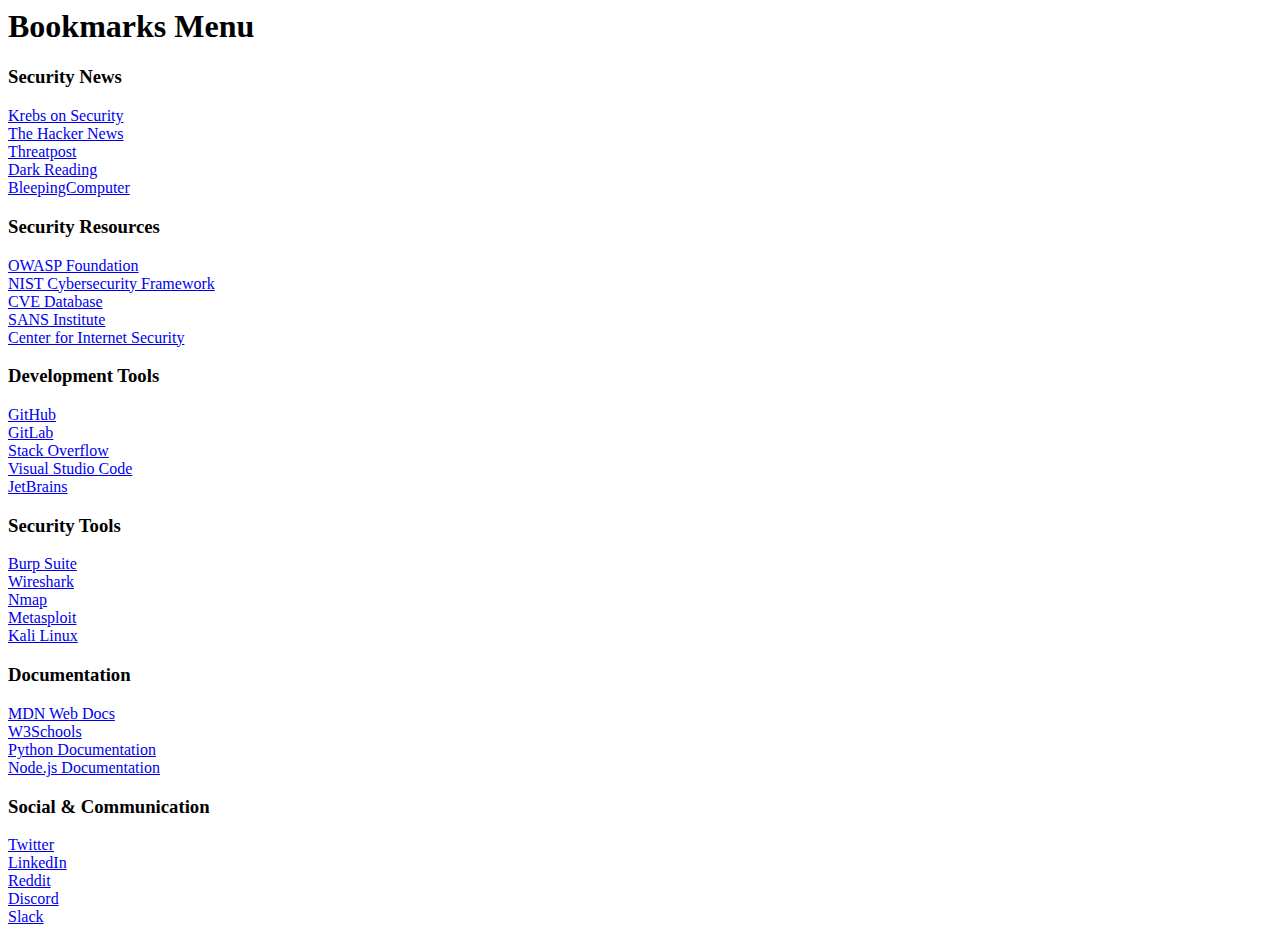
<file: sample-bookmarks.html>
<!DOCTYPE NETSCAPE-Bookmark-file-1>
<!-- This is a sample bookmarks file for testing the import functionality -->
<META HTTP-EQUIV="Content-Type" CONTENT="text/html; charset=UTF-8">
<TITLE>Bookmarks</TITLE>
<H1>Bookmarks Menu</H1>

<DL><p>
    <DT><H3 ADD_DATE="1694000000" LAST_MODIFIED="1694000000">Security News</H3>
    <DL><p>
        <DT><A HREF="https://krebsonsecurity.com/" ADD_DATE="1694000000" LAST_MODIFIED="1694000000">Krebs on Security</A>
        <DT><A HREF="https://thehackernews.com/" ADD_DATE="1694000000" LAST_MODIFIED="1694000000">The Hacker News</A>
        <DT><A HREF="https://threatpost.com/" ADD_DATE="1694000000" LAST_MODIFIED="1694000000">Threatpost</A>
        <DT><A HREF="https://www.darkreading.com/" ADD_DATE="1694000000" LAST_MODIFIED="1694000000">Dark Reading</A>
        <DT><A HREF="https://www.bleepingcomputer.com/" ADD_DATE="1694000000" LAST_MODIFIED="1694000000">BleepingComputer</A>
    </DL><p>
    
    <DT><H3 ADD_DATE="1694000000" LAST_MODIFIED="1694000000">Security Resources</H3>
    <DL><p>
        <DT><A HREF="https://owasp.org/" ADD_DATE="1694000000" LAST_MODIFIED="1694000000">OWASP Foundation</A>
        <DT><A HREF="https://www.nist.gov/cyberframework" ADD_DATE="1694000000" LAST_MODIFIED="1694000000">NIST Cybersecurity Framework</A>
        <DT><A HREF="https://cve.mitre.org/" ADD_DATE="1694000000" LAST_MODIFIED="1694000000">CVE Database</A>
        <DT><A HREF="https://www.sans.org/" ADD_DATE="1694000000" LAST_MODIFIED="1694000000">SANS Institute</A>
        <DT><A HREF="https://www.cisecurity.org/" ADD_DATE="1694000000" LAST_MODIFIED="1694000000">Center for Internet Security</A>
    </DL><p>
    
    <DT><H3 ADD_DATE="1694000000" LAST_MODIFIED="1694000000">Development Tools</H3>
    <DL><p>
        <DT><A HREF="https://github.com/" ADD_DATE="1694000000" LAST_MODIFIED="1694000000">GitHub</A>
        <DT><A HREF="https://gitlab.com/" ADD_DATE="1694000000" LAST_MODIFIED="1694000000">GitLab</A>
        <DT><A HREF="https://stackoverflow.com/" ADD_DATE="1694000000" LAST_MODIFIED="1694000000">Stack Overflow</A>
        <DT><A HREF="https://code.visualstudio.com/" ADD_DATE="1694000000" LAST_MODIFIED="1694000000">Visual Studio Code</A>
        <DT><A HREF="https://www.jetbrains.com/" ADD_DATE="1694000000" LAST_MODIFIED="1694000000">JetBrains</A>
    </DL><p>
    
    <DT><H3 ADD_DATE="1694000000" LAST_MODIFIED="1694000000">Security Tools</H3>
    <DL><p>
        <DT><A HREF="https://portswigger.net/burp" ADD_DATE="1694000000" LAST_MODIFIED="1694000000">Burp Suite</A>
        <DT><A HREF="https://www.wireshark.org/" ADD_DATE="1694000000" LAST_MODIFIED="1694000000">Wireshark</A>
        <DT><A HREF="https://nmap.org/" ADD_DATE="1694000000" LAST_MODIFIED="1694000000">Nmap</A>
        <DT><A HREF="https://www.metasploit.com/" ADD_DATE="1694000000" LAST_MODIFIED="1694000000">Metasploit</A>
        <DT><A HREF="https://www.kali.org/" ADD_DATE="1694000000" LAST_MODIFIED="1694000000">Kali Linux</A>
    </DL><p>
    
    <DT><H3 ADD_DATE="1694000000" LAST_MODIFIED="1694000000">Documentation</H3>
    <DL><p>
        <DT><A HREF="https://developer.mozilla.org/" ADD_DATE="1694000000" LAST_MODIFIED="1694000000">MDN Web Docs</A>
        <DT><A HREF="https://www.w3schools.com/" ADD_DATE="1694000000" LAST_MODIFIED="1694000000">W3Schools</A>
        <DT><A HREF="https://docs.python.org/" ADD_DATE="1694000000" LAST_MODIFIED="1694000000">Python Documentation</A>
        <DT><A HREF="https://nodejs.org/en/docs/" ADD_DATE="1694000000" LAST_MODIFIED="1694000000">Node.js Documentation</A>
    </DL><p>
    
    <DT><H3 ADD_DATE="1694000000" LAST_MODIFIED="1694000000">Social & Communication</H3>
    <DL><p>
        <DT><A HREF="https://twitter.com/" ADD_DATE="1694000000" LAST_MODIFIED="1694000000">Twitter</A>
        <DT><A HREF="https://www.linkedin.com/" ADD_DATE="1694000000" LAST_MODIFIED="1694000000">LinkedIn</A>
        <DT><A HREF="https://www.reddit.com/" ADD_DATE="1694000000" LAST_MODIFIED="1694000000">Reddit</A>
        <DT><A HREF="https://discord.com/" ADD_DATE="1694000000" LAST_MODIFIED="1694000000">Discord</A>
        <DT><A HREF="https://slack.com/" ADD_DATE="1694000000" LAST_MODIFIED="1694000000">Slack</A>
    </DL><p>
</DL><p>
</file>
